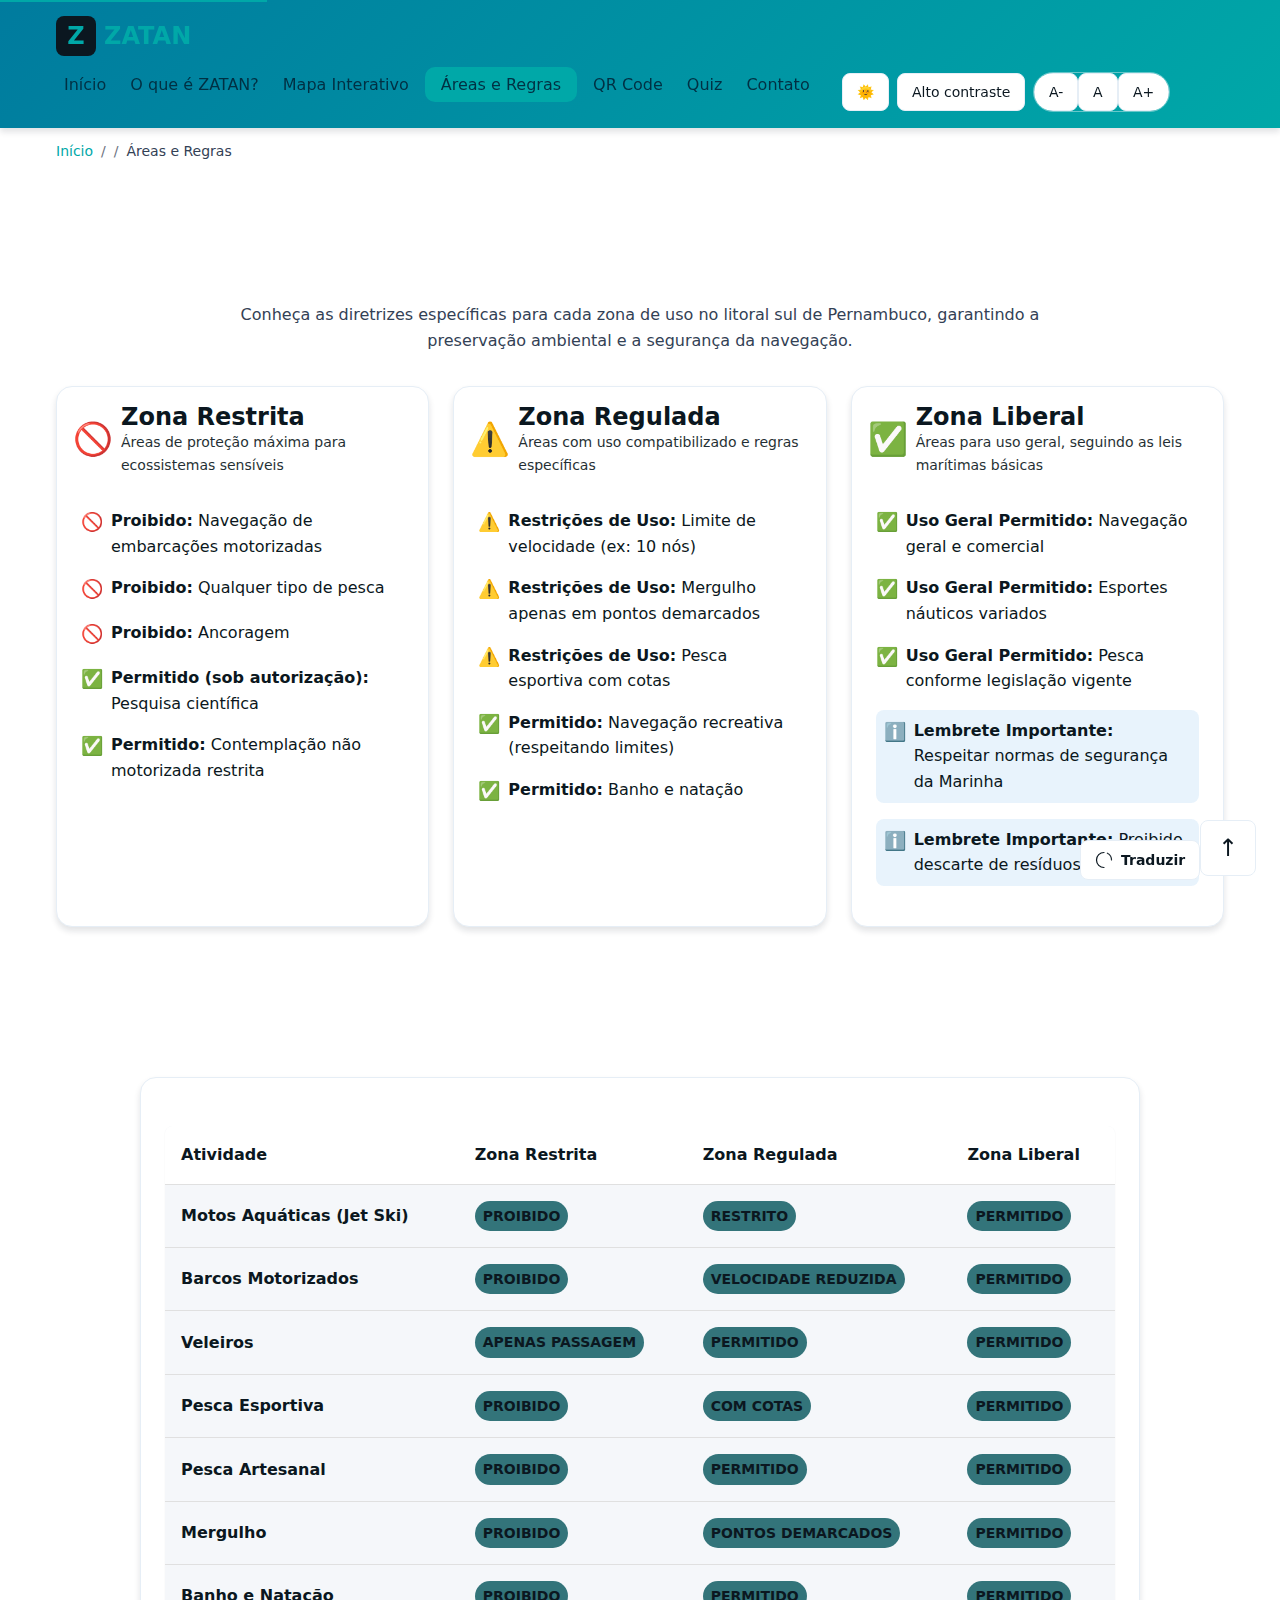
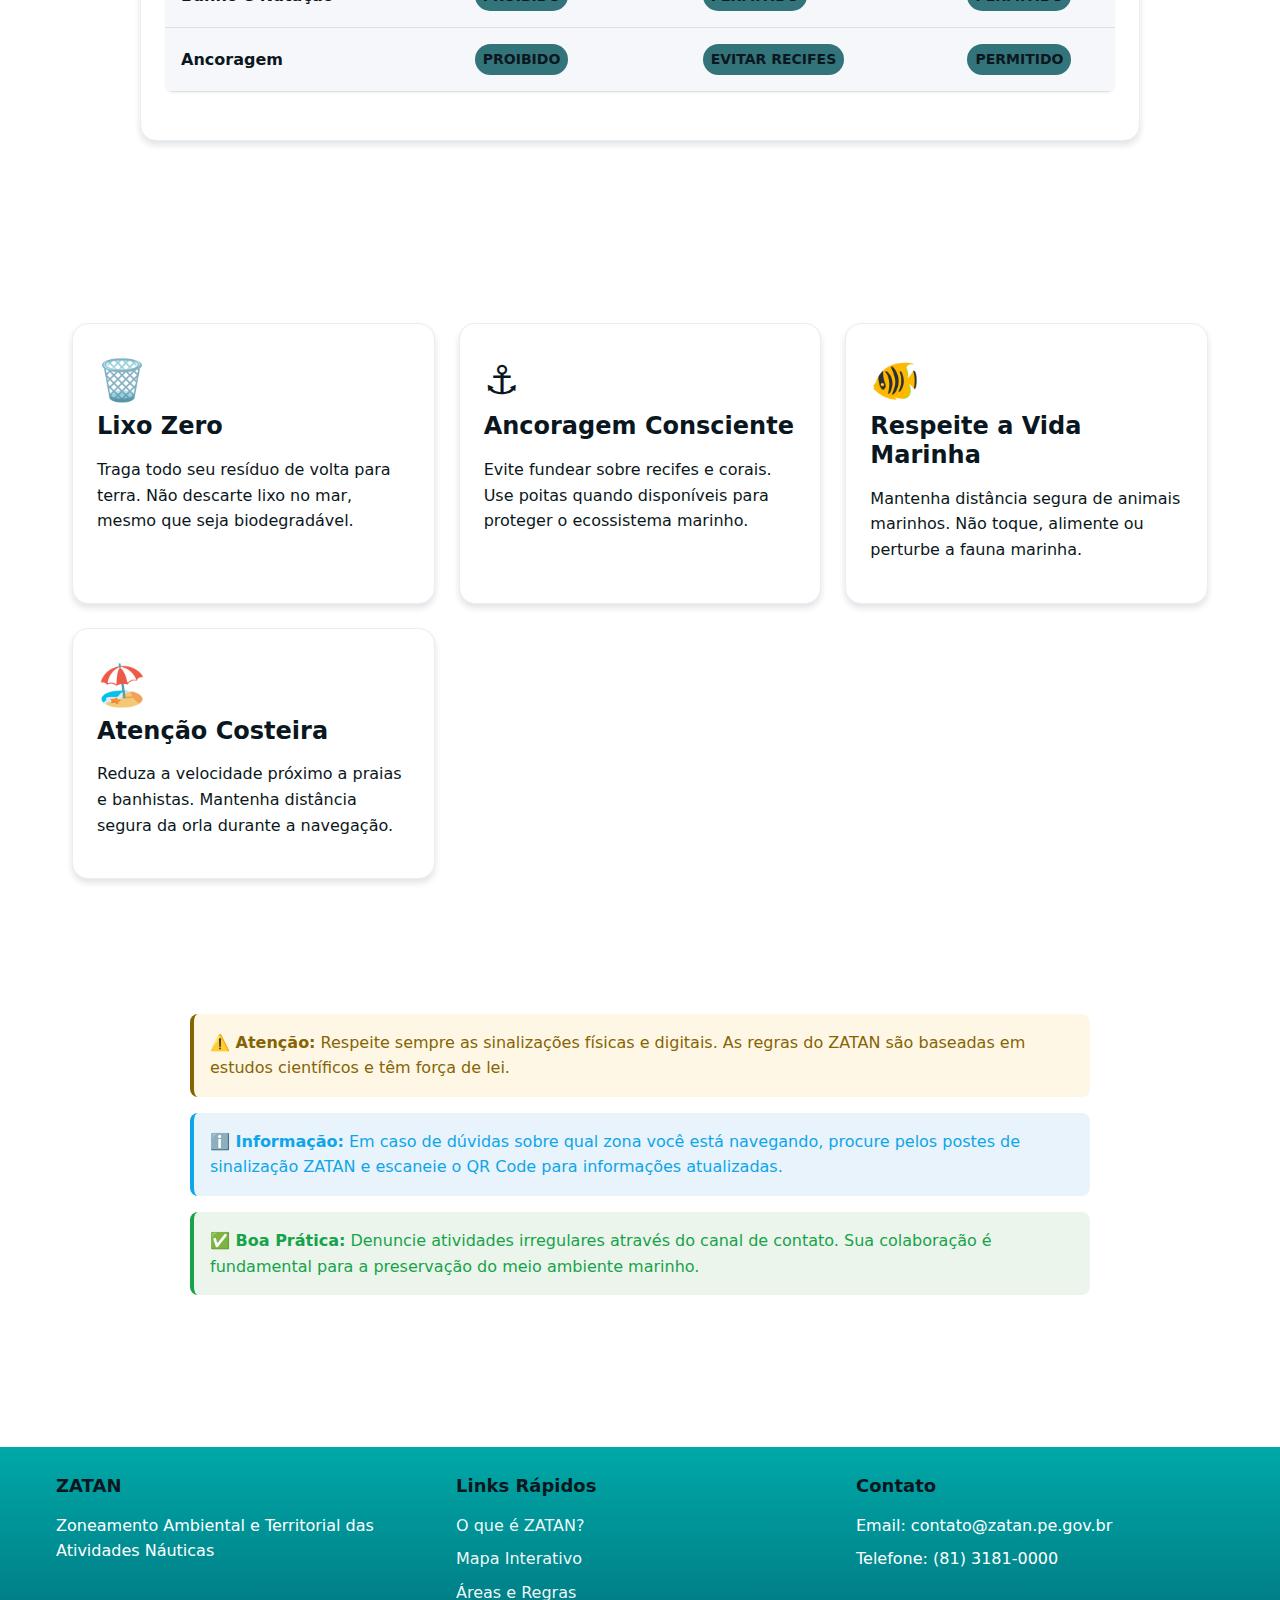
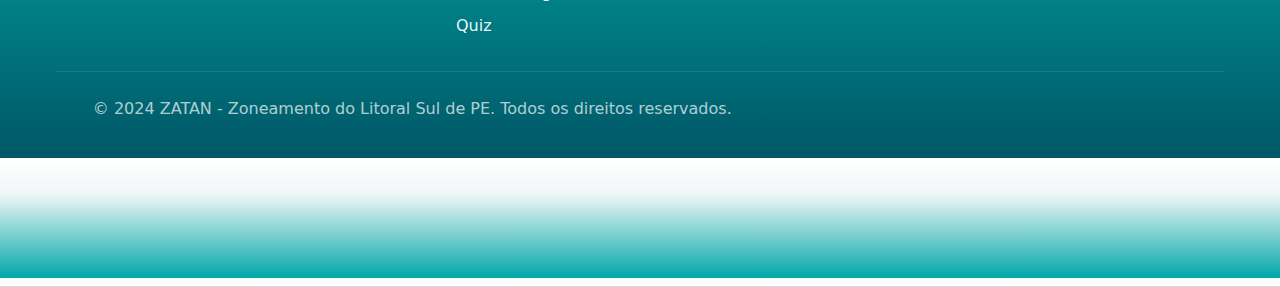
<file: areas-regras.html>
<!DOCTYPE html>

<html lang="pt-BR">

<head>
<link rel="stylesheet" href="assets/css/themes-light.css" id="lightTheme">

  <meta charset="UTF-8">

  <meta name="viewport" content="width=device-width, initial-scale=1.0">

  <meta name="description" content="Áreas e Regras do ZATAN - Conheça as diretrizes específicas para cada zona de uso no litoral sul de Pernambuco.">

  <title>Áreas e Regras - ZATAN</title>

  

  <link rel="stylesheet" href="assets/css/themes.css">

  <link rel="stylesheet" href="assets/css/base.css">

  <link rel="stylesheet" href="assets/css/layout.css">

  <link rel="stylesheet" href="assets/css/components.css">

</head>

<body>

  <a href="#main-content" class="skip-link">Pular para o conteúdo principal</a>



  <header class="header">

    <div class="container header__container">

      <a href="index.html" class="header__logo">

        <div class="header__logo-icon">Z</div>

        <span>ZATAN</span>

      </a>

      

      <nav class="nav" role="navigation" aria-label="Navegação principal">

        <button class="menu-toggle" aria-label="Abrir menu" aria-expanded="false">☰</button>

        <ul class="nav__list">

          <li><a href="index.html" class="nav__link" data-i18n="nav.inicio">Início</a></li>

          <li><a href="o-que-e-zatan.html" class="nav__link" data-i18n="nav.oQueE">O que é ZATAN?</a></li>

          <li><a href="mapa-interativo.html" class="nav__link" data-i18n="nav.mapa">Mapa Interativo</a></li>

          <li><a href="areas-regras.html" class="nav__link active" data-i18n="nav.areas">Áreas e Regras</a></li>

          <li><a href="qr-code.html" class="nav__link" data-i18n="nav.qrCode">QR Code</a></li>

          <li><a href="quiz.html" class="nav__link" data-i18n="nav.quiz">Quiz</a></li>

          <li><a href="contato.html" class="nav__link" data-i18n="nav.contato">Contato</a></li>

        
<div class="nav__a11y-tools" aria-label="Configurações de acessibilidade">
  <button class="theme-toggle" type="button" aria-label="Alternar entre tema claro e escuro">
    🌞/🌙
  </button>
  <button class="contrast-toggle" type="button" aria-pressed="false">
    Alto contraste
  </button>
  <div class="font-size-controls" role="group" aria-label="Ajustar tamanho da fonte">
    <button type="button" class="font-size-btn font-size-decrease" aria-label="Diminuir tamanho da fonte">A-</button>
    <button type="button" class="font-size-btn font-size-reset" aria-label="Tamanho padrão da fonte">A</button>
    <button type="button" class="font-size-btn font-size-increase" aria-label="Aumentar tamanho da fonte">A+</button>
  </div>
</div>


      </nav>

    </div>

  </header>



  <nav class="breadcrumb" aria-label="breadcrumb">

    <div class="container">

      <ul class="breadcrumb__list">

        <li class="breadcrumb__item">

          <a href="index.html" class="breadcrumb__link" data-i18n="common.inicio">Início</a>

        </li>

        <li class="breadcrumb__item">Áreas e Regras</li>

      </ul>

    </div>

  </div>



  <main id="main-content" class="main">

    <section class="section">

      <div class="container">

        <h1 class="section__title">Áreas e Regras do ZATAN</h1>

        <p class="section__subtitle">

          Conheça as diretrizes específicas para cada zona de uso no litoral sul de Pernambuco, 

          garantindo a preservação ambiental e a segurança da navegação.

        </p>



        <!-- Cards de Zona -->

        <div class="cards-grid" style="margin-top: 2rem;">

          <!-- Zona Restrita -->

          <div class="card zone-card zone-card--restricted">

            <div class="zone-card__header">

              <span class="zone-card__icon">🚫</span>

              <div>

                <h3 class="card__title" style="margin: 0; color: inherit;">Zona Restrita</h3>

                <p class="card__subtitle" style="margin: 0; color: inherit; opacity: 0.9;">

                  Áreas de proteção máxima para ecossistemas sensíveis

                </p>

              </div>

            </div>

            <div class="card__body">

              <div class="zone-card__rules">

                <div class="zone-rule zone-rule--prohibited">

                  <span class="zone-rule__icon">🚫</span>

                  <div>

                    <strong>Proibido:</strong> Navegação de embarcações motorizadas

                  </div>

                </div>

                <div class="zone-rule zone-rule--prohibited">

                  <span class="zone-rule__icon">🚫</span>

                  <div>

                    <strong>Proibido:</strong> Qualquer tipo de pesca

                  </div>

                </div>

                <div class="zone-rule zone-rule--prohibited">

                  <span class="zone-rule__icon">🚫</span>

                  <div>

                    <strong>Proibido:</strong> Ancoragem

                  </div>

                </div>

                <div class="zone-rule zone-rule--allowed">

                  <span class="zone-rule__icon">✅</span>

                  <div>

                    <strong>Permitido (sob autorização):</strong> Pesquisa científica

                  </div>

                </div>

                <div class="zone-rule zone-rule--allowed">

                  <span class="zone-rule__icon">✅</span>

                  <div>

                    <strong>Permitido:</strong> Contemplação não motorizada restrita

                  </div>

                </div>

              </div>

            </div>

          </div>



          <!-- Zona Regulada -->

          <div class="card zone-card zone-card--regulated">

            <div class="zone-card__header">

              <span class="zone-card__icon">⚠️</span>

              <div>

                <h3 class="card__title" style="margin: 0; color: inherit;">Zona Regulada</h3>

                <p class="card__subtitle" style="margin: 0; color: inherit; opacity: 0.9;">

                  Áreas com uso compatibilizado e regras específicas

                </p>

              </div>

            </div>

            <div class="card__body">

              <div class="zone-card__rules">

                <div class="zone-rule zone-rule--restricted">

                  <span class="zone-rule__icon">⚠️</span>

                  <div>

                    <strong>Restrições de Uso:</strong> Limite de velocidade (ex: 10 nós)

                  </div>

                </div>

                <div class="zone-rule zone-rule--restricted">

                  <span class="zone-rule__icon">⚠️</span>

                  <div>

                    <strong>Restrições de Uso:</strong> Mergulho apenas em pontos demarcados

                  </div>

                </div>

                <div class="zone-rule zone-rule--restricted">

                  <span class="zone-rule__icon">⚠️</span>

                  <div>

                    <strong>Restrições de Uso:</strong> Pesca esportiva com cotas

                  </div>

                </div>

                <div class="zone-rule zone-rule--allowed">

                  <span class="zone-rule__icon">✅</span>

                  <div>

                    <strong>Permitido:</strong> Navegação recreativa (respeitando limites)

                  </div>

                </div>

                <div class="zone-rule zone-rule--allowed">

                  <span class="zone-rule__icon">✅</span>

                  <div>

                    <strong>Permitido:</strong> Banho e natação

                  </div>

                </div>

              </div>

            </div>

          </div>



          <!-- Zona Liberal -->

          <div class="card zone-card zone-card--liberal">

            <div class="zone-card__header">

              <span class="zone-card__icon">✅</span>

              <div>

                <h3 class="card__title" style="margin: 0; color: inherit;">Zona Liberal</h3>

                <p class="card__subtitle" style="margin: 0; color: inherit; opacity: 0.9;">

                  Áreas para uso geral, seguindo as leis marítimas básicas

                </p>

              </div>

            </div>

            <div class="card__body">

              <div class="zone-card__rules">

                <div class="zone-rule zone-rule--allowed">

                  <span class="zone-rule__icon">✅</span>

                  <div>

                    <strong>Uso Geral Permitido:</strong> Navegação geral e comercial

                  </div>

                </div>

                <div class="zone-rule zone-rule--allowed">

                  <span class="zone-rule__icon">✅</span>

                  <div>

                    <strong>Uso Geral Permitido:</strong> Esportes náuticos variados

                  </div>

                </div>

                <div class="zone-rule zone-rule--allowed">

                  <span class="zone-rule__icon">✅</span>

                  <div>

                    <strong>Uso Geral Permitido:</strong> Pesca conforme legislação vigente

                  </div>

                </div>

                <div class="zone-rule" style="background: rgba(30, 136, 229, 0.1); padding: 0.5rem; border-radius: 0.5rem;">

                  <span class="zone-rule__icon">ℹ️</span>

                  <div>

                    <strong>Lembrete Importante:</strong> Respeitar normas de segurança da Marinha

                  </div>

                </div>

                <div class="zone-rule" style="background: rgba(30, 136, 229, 0.1); padding: 0.5rem; border-radius: 0.5rem;">

                  <span class="zone-rule__icon">ℹ️</span>

                  <div>

                    <strong>Lembrete Importante:</strong> Proibido descarte de resíduos no mar

                  </div>

                </div>

              </div>

            </div>

          </div>

        </div>



        <!-- Tabela de Regras por Atividade -->

        <div class="section" style="margin-top: 3rem;">

          <h2 class="section__title">Regras por Tipo de Atividade</h2>

          <div class="card" style="max-width: 1000px; margin: 2rem auto 0; overflow-x: auto;">

            <div class="card__body">

              <table class="table">

                <thead>

                  <tr>

                    <th>Atividade</th>

                    <th>Zona Restrita</th>

                    <th>Zona Regulada</th>

                    <th>Zona Liberal</th>

                  </tr>

                </thead>

                <tbody>

                  <tr>

                    <td><strong>Motos Aquáticas (Jet Ski)</strong></td>

                    <td><span class="badge badge--error">Proibido</span></td>

                    <td><span class="badge badge--warning">Restrito</span></td>

                    <td><span class="badge badge--success">Permitido</span></td>

                  </tr>

                  <tr>

                    <td><strong>Barcos Motorizados</strong></td>

                    <td><span class="badge badge--error">Proibido</span></td>

                    <td><span class="badge badge--warning">Velocidade reduzida</span></td>

                    <td><span class="badge badge--success">Permitido</span></td>

                  </tr>

                  <tr>

                    <td><strong>Veleiros</strong></td>

                    <td><span class="badge badge--warning">Apenas passagem</span></td>

                    <td><span class="badge badge--success">Permitido</span></td>

                    <td><span class="badge badge--success">Permitido</span></td>

                  </tr>

                  <tr>

                    <td><strong>Pesca Esportiva</strong></td>

                    <td><span class="badge badge--error">Proibido</span></td>

                    <td><span class="badge badge--warning">Com cotas</span></td>

                    <td><span class="badge badge--success">Permitido</span></td>

                  </tr>

                  <tr>

                    <td><strong>Pesca Artesanal</strong></td>

                    <td><span class="badge badge--error">Proibido</span></td>

                    <td><span class="badge badge--success">Permitido</span></td>

                    <td><span class="badge badge--success">Permitido</span></td>

                  </tr>

                  <tr>

                    <td><strong>Mergulho</strong></td>

                    <td><span class="badge badge--error">Proibido</span></td>

                    <td><span class="badge badge--warning">Pontos demarcados</span></td>

                    <td><span class="badge badge--success">Permitido</span></td>

                  </tr>

                  <tr>

                    <td><strong>Banho e Natação</strong></td>

                    <td><span class="badge badge--error">Proibido</span></td>

                    <td><span class="badge badge--success">Permitido</span></td>

                    <td><span class="badge badge--success">Permitido</span></td>

                  </tr>

                  <tr>

                    <td><strong>Ancoragem</strong></td>

                    <td><span class="badge badge--error">Proibido</span></td>

                    <td><span class="badge badge--warning">Evitar recifes</span></td>

                    <td><span class="badge badge--success">Permitido</span></td>

                  </tr>

                </tbody>

              </table>

            </div>

          </div>

        </div>



        <!-- Boas Práticas -->

        <section class="section section--alt" style="margin-top: 3rem;">

          <div class="container">

            <h2 class="section__title">Boas Práticas para Navegantes e Visitantes</h2>

            

            <div class="cards-grid" style="margin-top: 2rem;">

              <div class="card">

                <div class="card__header">

                  <span style="font-size: 2.5rem; margin-bottom: 0.5rem;">🗑️</span>

                  <h3 class="card__title">Lixo Zero</h3>

                </div>

                <div class="card__body">

                  <p>Traga todo seu resíduo de volta para terra. Não descarte lixo no mar, mesmo que seja biodegradável.</p>

                </div>

              </div>



              <div class="card">

                <div class="card__header">

                  <span style="font-size: 2.5rem; margin-bottom: 0.5rem;">⚓</span>

                  <h3 class="card__title">Ancoragem Consciente</h3>

                </div>

                <div class="card__body">

                  <p>Evite fundear sobre recifes e corais. Use poitas quando disponíveis para proteger o ecossistema marinho.</p>

                </div>

              </div>



              <div class="card">

                <div class="card__header">

                  <span style="font-size: 2.5rem; margin-bottom: 0.5rem;">🐠</span>

                  <h3 class="card__title">Respeite a Vida Marinha</h3>

                </div>

                <div class="card__body">

                  <p>Mantenha distância segura de animais marinhos. Não toque, alimente ou perturbe a fauna marinha.</p>

                </div>

              </div>



              <div class="card">

                <div class="card__header">

                  <span style="font-size: 2.5rem; margin-bottom: 0.5rem;">🏖️</span>

                  <h3 class="card__title">Atenção Costeira</h3>

                </div>

                <div class="card__body">

                  <p>Reduza a velocidade próximo a praias e banhistas. Mantenha distância segura da orla durante a navegação.</p>

                </div>

              </div>

            </div>

          </div>

        </section>



        <!-- Alertas -->

        <section class="section">

          <div class="container">

            <h2 class="section__title">Alertas e Informações Importantes</h2>

            

            <div style="max-width: 900px; margin: 2rem auto 0;">

              <div class="alert alert--warning">

                <strong>⚠️ Atenção:</strong> Respeite sempre as sinalizações físicas e digitais. 

                As regras do ZATAN são baseadas em estudos científicos e têm força de lei.

              </div>



              <div class="alert alert--info">

                <strong>ℹ️ Informação:</strong> Em caso de dúvidas sobre qual zona você está navegando, 

                procure pelos postes de sinalização ZATAN e escaneie o QR Code para informações atualizadas.

              </div>



              <div class="alert alert--success">

                <strong>✅ Boa Prática:</strong> Denuncie atividades irregulares através do canal de contato. 

                Sua colaboração é fundamental para a preservação do meio ambiente marinho.

              </div>

            </div>

          </div>

        </section>

      </div>

    </section>

  </main>



  <footer class="footer">

    <div class="container">

      <div class="footer__container">

        <div>

          <h3 class="footer__section-title">ZATAN</h3>

          <p>Zoneamento Ambiental e Territorial das Atividades Náuticas</p>

        </div>

        <div>

          <h3 class="footer__section-title">Links Rápidos</h3>

          <ul class="footer__list">

            <li><a href="o-que-e-zatan.html" class="footer__link">O que é ZATAN?</a></li>

            <li><a href="mapa-interativo.html" class="footer__link">Mapa Interativo</a></li>

            <li><a href="areas-regras.html" class="footer__link">Áreas e Regras</a></li>

            <li><a href="quiz.html" class="footer__link">Quiz</a></li>

          </ul>

        </div>

        <div>

          <h3 class="footer__section-title">Contato</h3>

          <ul class="footer__list">

            <li>Email: contato@zatan.pe.gov.br</li>

            <li>Telefone: (81) 3181-0000</li>

          </ul>

        </div>

      </div>

      <div class="footer__copyright">

        <p>&copy; 2024 ZATAN - Zoneamento do Litoral Sul de PE. Todos os direitos reservados.</p>

      </div>

    </div>

  </footer>



  <button class="fab" aria-label="Voltar ao topo" onclick="window.ZATAN.scrollToTop()">↑</button>



  <script src="assets/js/i18n.js"></script>

  <script src="assets/js/menu.js"></script>
  <script src="assets/js/theme-toggle.js"></script>
  <script src="assets/js/main.js"></script>


<!-- Google Translate Widget (injected by ChatGPT) -->
<style>
/* Widget styles (scoped) */
.translate-widget{position:fixed;right:120px;bottom:20px;z-index:9999;font-family:Inter,system-ui,-apple-system,"Segoe UI",Roboto,"Helvetica Neue",Arial;-webkit-font-smoothing:antialiased;-moz-osx-font-smoothing:grayscale}
.translate-button{display:flex;align-items:center;gap:8px;background:linear-gradient(135deg,#1e88e5,#42a5f5);color:#fff;border-radius:12px;padding:10px 14px;box-shadow:0 6px 18px rgba(30,136,229,0.18),0 2px 6px rgba(0,0,0,0.12);cursor:pointer;border:0;font-weight:600;font-size:14px}
.translate-button:focus{outline:3px solid rgba(66,165,245,0.25)}
.translate-panel{display:none;margin-top:10px;min-width:220px;background:#fff;border-radius:12px;box-shadow:0 10px 30px rgba(2,6,23,0.12);padding:12px;color:#222}
.translate-panel .goog-te-combo{width:100% !important;padding:8px 10px !important;border-radius:8px !important;border:1px solid #e6eefc !important;background:#fbfdff !important;font-size:14px !important}
.translate-note{font-size:12px;color:#555;margin-top:8px}
.goog-te-banner-frame{display:none !important}
.goog-te-gadget-icon{display:none !important}
.goog-te-combo{color:#111 !important}
@media (max-width:480px){.translate-widget{right:20px;left:12px;bottom:16px}.translate-button{width:100%;justify-content:center}}
</style>

<div class="translate-widget" id="translateWidget">
  <button class="translate-button" id="translateToggle" aria-expanded="false" aria-controls="translatePanel">
    <svg width="18" height="18" viewBox="0 0 24 24" fill="none" aria-hidden="true">
      <path d="M12 2C6.477 2 2 6.477 2 12s4.477 10 10 10" stroke="currentColor" stroke-width="1.6" stroke-linecap="round" stroke-linejoin="round"/>
      <path d="M22 12a10 10 0 0 0-5.5-9.1" stroke="currentColor" stroke-width="1.6" stroke-linecap="round" stroke-linejoin="round" opacity="0.9"/>
    </svg>
    <span id="translateButtonLabel">Traduzir</span>
  </button>

  <div class="translate-panel" id="translatePanel" role="region" aria-hidden="true">
    <div id="google_translate_element"></div>
    <div class="translate-note">Tradução automática. Pode não ser perfeita. Para traduções críticas, use conteúdo traduzido manualmente.</div>
  </div>
</div>

<script>
(function(){
  const btn = document.getElementById('translateToggle');
  const panel = document.getElementById('translatePanel');
  btn.addEventListener('click', ()=>{
    const expanded = btn.getAttribute('aria-expanded') === 'true';
    btn.setAttribute('aria-expanded', String(!expanded));
    panel.style.display = expanded ? 'none' : 'block';
    panel.setAttribute('aria-hidden', String(expanded));
  });
})();

function setCookie(name, value, days) {
  let expires = '';
  if (days) {
    const date = new Date();
    date.setTime(date.getTime() + (days*24*60*60*1000));
    expires = '; expires=' + date.toUTCString();
  }
  document.cookie = name + '=' + value + expires + '; path=/';
}

function applySavedLanguage() {
  try {
    const saved = localStorage.getItem('site_language');
    if (saved && saved !== 'pt') {
      setCookie('googtrans', '/pt/' + saved, 365);
      setCookie('googtrans', '/pt/' + saved, 365);
    }
  } catch(e){}
}
applySavedLanguage();

function googleTranslateElementInit() {
  if (typeof google === 'undefined' || !google.translate) return;
  new google.translate.TranslateElement({
    pageLanguage: 'pt',
    includedLanguages: 'en,es,fr,it,de',
    layout: google.translate.TranslateElement.InlineLayout.SIMPLE
  }, 'google_translate_element');
  setTimeout(()=>{
    const combo = document.querySelector('.goog-te-combo');
    if (combo) {
      combo.addEventListener('change', function(){
        const lang = combo.value;
        try{ localStorage.setItem('site_language', lang); }catch(e){}
        setCookie('googtrans','/pt/'+lang,365);
      });
    }
  }, 800);
}

(function(){
  const s = document.createElement('script');
  s.src = '//translate.google.com/translate_a/element.js?cb=googleTranslateElementInit';
  s.defer = true;
  s.onerror = function(){
    const panel = document.getElementById('translatePanel');
    if (panel) {
      panel.innerHTML = '<div style="padding:10px;font-size:13px;color:#333">Não foi possível carregar o widget de tradução automático do Google neste site.\\n\\nConsidere usar Google Cloud Translation API ou serviços como TranslatePress / Weglot.</div>';
    }
  };
  document.head.appendChild(s);
})();
</script>
<!-- End of widget -->
<div class="page-footer-color-end"></div>
</body>

</html>
</file>
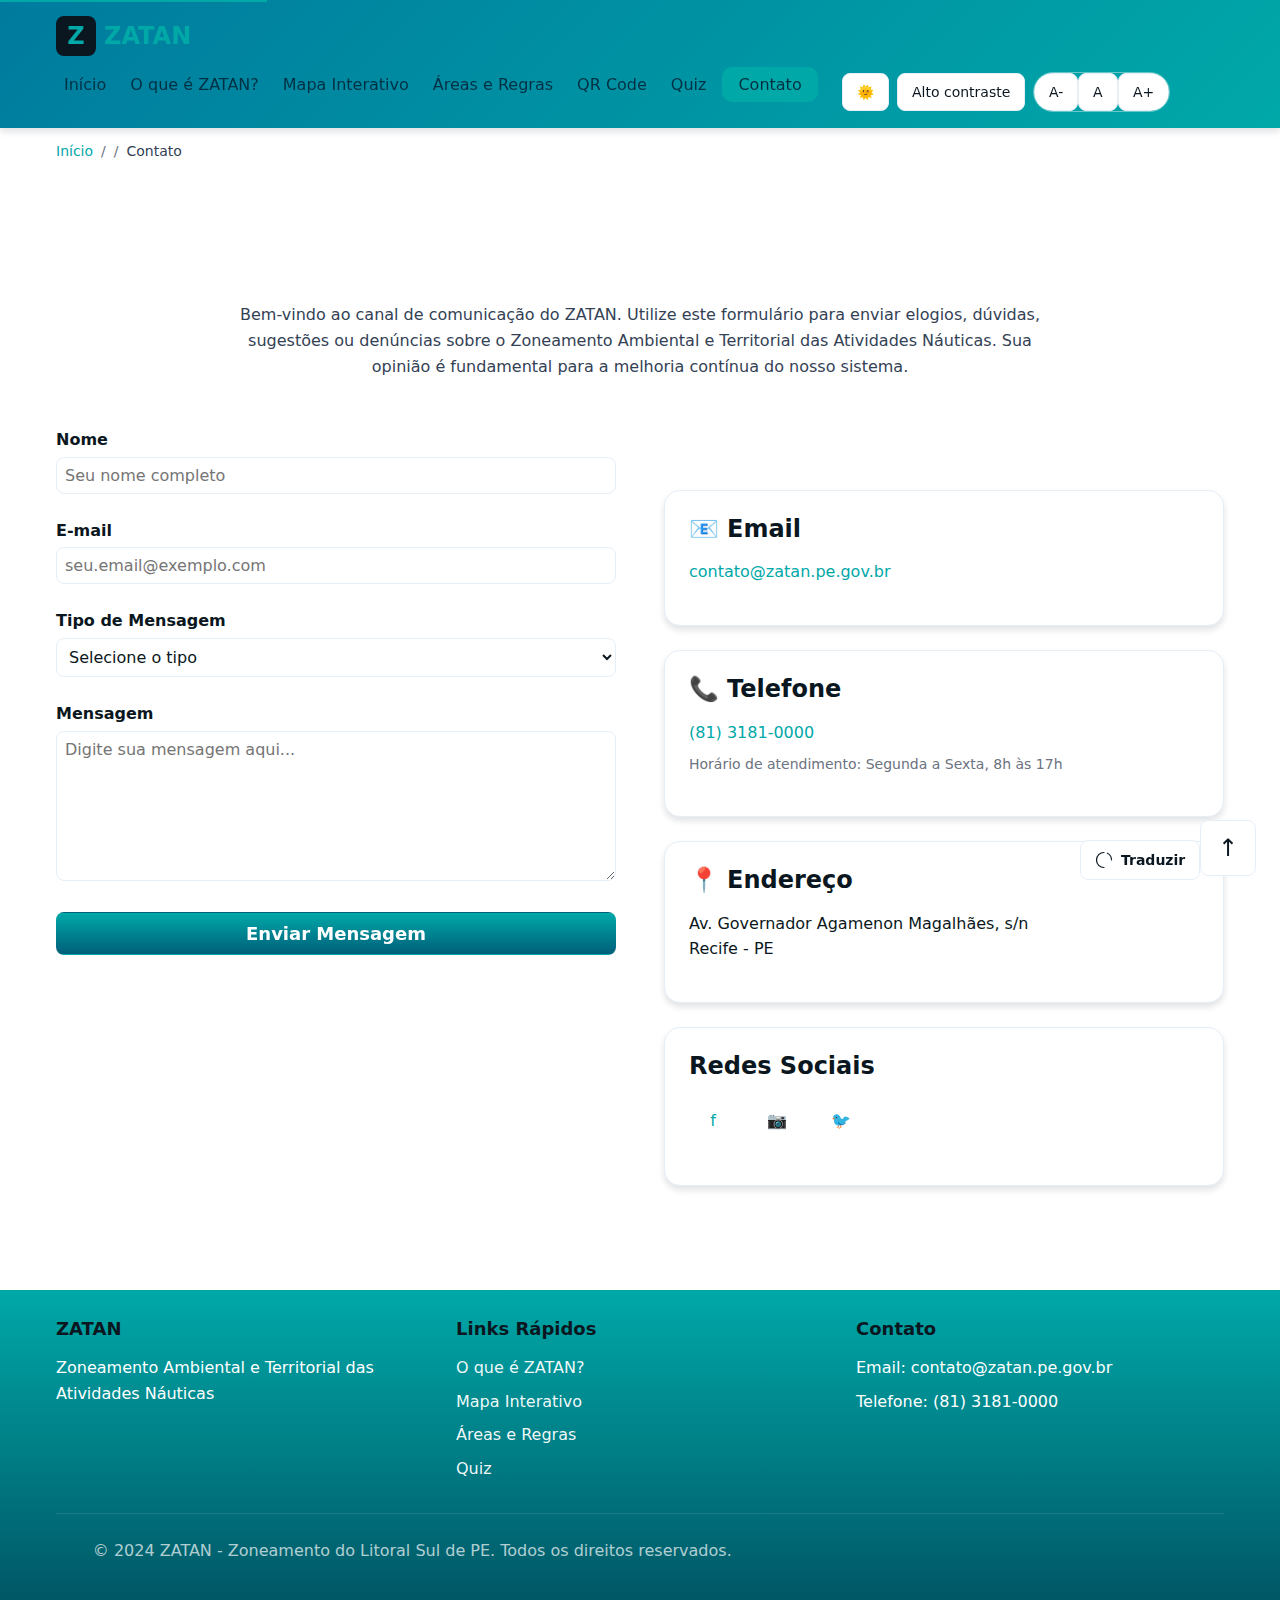
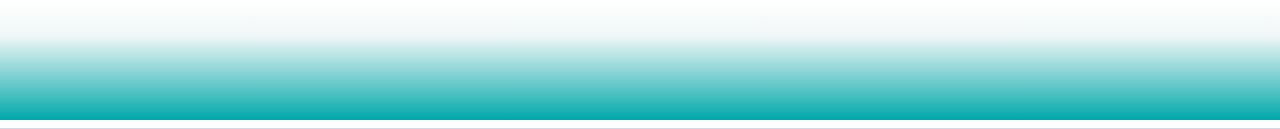
<file: contato.html>
<!DOCTYPE html>

<html lang="pt-BR">

<head>
<link rel="stylesheet" href="assets/css/themes-light.css" id="lightTheme">

  <meta charset="UTF-8">

  <meta name="viewport" content="width=device-width, initial-scale=1.0">

  <meta name="description" content="Contato ZATAN - Envie elogios, dúvidas, sugestões ou denúncias sobre o zoneamento ambiental e territorial das atividades náuticas.">

  <title>Contato/Feedback - ZATAN</title>

  

  <link rel="stylesheet" href="assets/css/themes.css">

  <link rel="stylesheet" href="assets/css/base.css">

  <link rel="stylesheet" href="assets/css/layout.css">

  <link rel="stylesheet" href="assets/css/components.css">

</head>

<body>

  <a href="#main-content" class="skip-link">Pular para o conteúdo principal</a>



  <header class="header">

    <div class="container header__container">

      <a href="index.html" class="header__logo">

        <div class="header__logo-icon">Z</div>

        <span>ZATAN</span>

      </a>

      

      <nav class="nav" role="navigation" aria-label="Navegação principal">

        <button class="menu-toggle" aria-label="Abrir menu" aria-expanded="false">☰</button>

        <ul class="nav__list">

          <li><a href="index.html" class="nav__link" data-i18n="nav.inicio">Início</a></li>

          <li><a href="o-que-e-zatan.html" class="nav__link" data-i18n="nav.oQueE">O que é ZATAN?</a></li>

          <li><a href="mapa-interativo.html" class="nav__link" data-i18n="nav.mapa">Mapa Interativo</a></li>

          <li><a href="areas-regras.html" class="nav__link" data-i18n="nav.areas">Áreas e Regras</a></li>

          <li><a href="qr-code.html" class="nav__link" data-i18n="nav.qrCode">QR Code</a></li>

          <li><a href="quiz.html" class="nav__link" data-i18n="nav.quiz">Quiz</a></li>

          <li><a href="contato.html" class="nav__link active" data-i18n="nav.contato">Contato</a></li>

        
<div class="nav__a11y-tools" aria-label="Configurações de acessibilidade">
  <button class="theme-toggle" type="button" aria-label="Alternar entre tema claro e escuro">
    🌞/🌙
  </button>
  <button class="contrast-toggle" type="button" aria-pressed="false">
    Alto contraste
  </button>
  <div class="font-size-controls" role="group" aria-label="Ajustar tamanho da fonte">
    <button type="button" class="font-size-btn font-size-decrease" aria-label="Diminuir tamanho da fonte">A-</button>
    <button type="button" class="font-size-btn font-size-reset" aria-label="Tamanho padrão da fonte">A</button>
    <button type="button" class="font-size-btn font-size-increase" aria-label="Aumentar tamanho da fonte">A+</button>
  </div>
</div>


      </nav>

    </div>

  </header>



  <nav class="breadcrumb" aria-label="breadcrumb">

    <div class="container">

      <ul class="breadcrumb__list">

        <li class="breadcrumb__item">

          <a href="index.html" class="breadcrumb__link" data-i18n="common.inicio">Início</a>

        </li>

        <li class="breadcrumb__item">Contato</li>

      </ul>

    </div>

  </div>



  <main id="main-content" class="main">

    <section class="section">

      <div class="container">

        <h1 class="section__title">Contato/Feedback</h1>

        <p class="section__subtitle">

          Bem-vindo ao canal de comunicação do ZATAN. Utilize este formulário para enviar elogios, 

          dúvidas, sugestões ou denúncias sobre o Zoneamento Ambiental e Territorial das Atividades 

          Náuticas. Sua opinião é fundamental para a melhoria contínua do nosso sistema.

        </p>



        <style>

          @media (min-width: 768px) {

            .contact-grid {

              grid-template-columns: 1fr 1fr !important;

            }

          }

        </style>

        <div class="contact-grid" style="display: grid; grid-template-columns: 1fr; gap: 3rem; margin-top: 3rem;">

          <!-- Formulário -->

          <div>

            <form class="form" id="contact-form">

              <div class="form__success"></div>

              

              <div class="form__group">

                <label for="nome" class="form__label">Nome</label>

                <input 

                  type="text" 

                  id="nome" 

                  name="nome" 

                  class="form__input" 

                  required

                  placeholder="Seu nome completo"

                >

                <span class="form__error"></span>

              </div>



              <div class="form__group">

                <label for="email" class="form__label">E-mail</label>

                <input 

                  type="email" 

                  id="email" 

                  name="email" 

                  class="form__input" 

                  required

                  placeholder="seu.email@exemplo.com"

                >

                <span class="form__error"></span>

              </div>



              <div class="form__group">

                <label for="tipo" class="form__label">Tipo de Mensagem</label>

                <select id="tipo" name="tipo" class="form__select" required>

                  <option value="">Selecione o tipo</option>

                  <option value="elogio">Elogio</option>

                  <option value="duvida">Dúvida</option>

                  <option value="sugestao">Sugestão</option>

                  <option value="denuncia">Denúncia</option>

                </select>

                <span class="form__error"></span>

              </div>



              <div class="form__group">

                <label for="mensagem" class="form__label">Mensagem</label>

                <textarea 

                  id="mensagem" 

                  name="mensagem" 

                  class="form__textarea" 

                  required

                  placeholder="Digite sua mensagem aqui..."

                ></textarea>

                <span class="form__error"></span>

              </div>



              <button type="submit" class="btn btn--primary btn--block btn--large">

                Enviar Mensagem

              </button>

            </form>

          </div>



          <!-- Outros Canais -->

          <div>

            <h2 style="margin-bottom: 1.5rem; color: var(--color-text-primary);">

              Outros Canais de Atendimento

            </h2>

            

            <div class="card" style="margin-bottom: 1.5rem;">

              <div class="card__body">

                <h3 style="margin-bottom: 1rem; display: flex; align-items: center; gap: 0.5rem;">

                  <span>📧</span> Email

                </h3>

                <p style="margin: 0;">

                  <a href="mailto:contato@zatan.pe.gov.br" style="color: var(--color-primary);">

                    contato@zatan.pe.gov.br

                  </a>

                </p>

              </div>

            </div>



            <div class="card" style="margin-bottom: 1.5rem;">

              <div class="card__body">

                <h3 style="margin-bottom: 1rem; display: flex; align-items: center; gap: 0.5rem;">

                  <span>📞</span> Telefone

                </h3>

                <p style="margin: 0;">

                  <a href="tel:+558131810000" style="color: var(--color-primary);">

                    (81) 3181-0000

                  </a>

                </p>

                <p style="margin-top: 0.5rem; font-size: 0.875rem; color: var(--color-text-muted);">

                  Horário de atendimento: Segunda a Sexta, 8h às 17h

                </p>

              </div>

            </div>



            <div class="card" style="margin-bottom: 1.5rem;">

              <div class="card__body">

                <h3 style="margin-bottom: 1rem; display: flex; align-items: center; gap: 0.5rem;">

                  <span>📍</span> Endereço

                </h3>

                <p style="margin: 0;">

                  Av. Governador Agamenon Magalhães, s/n<br>

                  Recife - PE

                </p>

              </div>

            </div>



            <div class="card">

              <div class="card__body">

                <h3 style="margin-bottom: 1rem;">Redes Sociais</h3>

                <div style="display: flex; gap: 1rem;">

                  <a href="#" class="footer__social-link" aria-label="Facebook" style="width: 48px; height: 48px;">

                    f

                  </a>

                  <a href="#" class="footer__social-link" aria-label="Instagram" style="width: 48px; height: 48px;">

                    📷

                  </a>

                  <a href="#" class="footer__social-link" aria-label="Twitter" style="width: 48px; height: 48px;">

                    🐦

                  </a>

                </div>

              </div>

            </div>

          </div>

        </div>

      </div>

    </section>

  </main>



  <footer class="footer">

    <div class="container">

      <div class="footer__container">

        <div>

          <h3 class="footer__section-title">ZATAN</h3>

          <p>Zoneamento Ambiental e Territorial das Atividades Náuticas</p>

        </div>

        <div>

          <h3 class="footer__section-title">Links Rápidos</h3>

          <ul class="footer__list">

            <li><a href="o-que-e-zatan.html" class="footer__link">O que é ZATAN?</a></li>

            <li><a href="mapa-interativo.html" class="footer__link">Mapa Interativo</a></li>

            <li><a href="areas-regras.html" class="footer__link">Áreas e Regras</a></li>

            <li><a href="quiz.html" class="footer__link">Quiz</a></li>

          </ul>

        </div>

        <div>

          <h3 class="footer__section-title">Contato</h3>

          <ul class="footer__list">

            <li>Email: contato@zatan.pe.gov.br</li>

            <li>Telefone: (81) 3181-0000</li>

          </ul>

        </div>

      </div>

      <div class="footer__copyright">

        <p>&copy; 2024 ZATAN - Zoneamento do Litoral Sul de PE. Todos os direitos reservados.</p>

      </div>

    </div>

  </footer>



  <button class="fab" aria-label="Voltar ao topo" onclick="window.ZATAN.scrollToTop()">↑</button>



  <script src="assets/js/i18n.js"></script>

  <script src="assets/js/menu.js"></script>
  <script src="assets/js/theme-toggle.js"></script>
  <script src="assets/js/main.js"></script>


<!-- Google Translate Widget (injected by ChatGPT) -->
<style>
/* Widget styles (scoped) */
.translate-widget{position:fixed;right:120px;bottom:20px;z-index:9999;font-family:Inter,system-ui,-apple-system,"Segoe UI",Roboto,"Helvetica Neue",Arial;-webkit-font-smoothing:antialiased;-moz-osx-font-smoothing:grayscale}
.translate-button{display:flex;align-items:center;gap:8px;background:linear-gradient(135deg,#1e88e5,#42a5f5);color:#fff;border-radius:12px;padding:10px 14px;box-shadow:0 6px 18px rgba(30,136,229,0.18),0 2px 6px rgba(0,0,0,0.12);cursor:pointer;border:0;font-weight:600;font-size:14px}
.translate-button:focus{outline:3px solid rgba(66,165,245,0.25)}
.translate-panel{display:none;margin-top:10px;min-width:220px;background:#fff;border-radius:12px;box-shadow:0 10px 30px rgba(2,6,23,0.12);padding:12px;color:#222}
.translate-panel .goog-te-combo{width:100% !important;padding:8px 10px !important;border-radius:8px !important;border:1px solid #e6eefc !important;background:#fbfdff !important;font-size:14px !important}
.translate-note{font-size:12px;color:#555;margin-top:8px}
.goog-te-banner-frame{display:none !important}
.goog-te-gadget-icon{display:none !important}
.goog-te-combo{color:#111 !important}
@media (max-width:480px){.translate-widget{right:20px;left:12px;bottom:16px}.translate-button{width:100%;justify-content:center}}
</style>

<div class="translate-widget" id="translateWidget">
  <button class="translate-button" id="translateToggle" aria-expanded="false" aria-controls="translatePanel">
    <svg width="18" height="18" viewBox="0 0 24 24" fill="none" aria-hidden="true">
      <path d="M12 2C6.477 2 2 6.477 2 12s4.477 10 10 10" stroke="currentColor" stroke-width="1.6" stroke-linecap="round" stroke-linejoin="round"/>
      <path d="M22 12a10 10 0 0 0-5.5-9.1" stroke="currentColor" stroke-width="1.6" stroke-linecap="round" stroke-linejoin="round" opacity="0.9"/>
    </svg>
    <span id="translateButtonLabel">Traduzir</span>
  </button>

  <div class="translate-panel" id="translatePanel" role="region" aria-hidden="true">
    <div id="google_translate_element"></div>
    <div class="translate-note">Tradução automática. Pode não ser perfeita. Para traduções críticas, use conteúdo traduzido manualmente.</div>
  </div>
</div>

<script>
(function(){
  const btn = document.getElementById('translateToggle');
  const panel = document.getElementById('translatePanel');
  btn.addEventListener('click', ()=>{
    const expanded = btn.getAttribute('aria-expanded') === 'true';
    btn.setAttribute('aria-expanded', String(!expanded));
    panel.style.display = expanded ? 'none' : 'block';
    panel.setAttribute('aria-hidden', String(expanded));
  });
})();

function setCookie(name, value, days) {
  let expires = '';
  if (days) {
    const date = new Date();
    date.setTime(date.getTime() + (days*24*60*60*1000));
    expires = '; expires=' + date.toUTCString();
  }
  document.cookie = name + '=' + value + expires + '; path=/';
}

function applySavedLanguage() {
  try {
    const saved = localStorage.getItem('site_language');
    if (saved && saved !== 'pt') {
      setCookie('googtrans', '/pt/' + saved, 365);
      setCookie('googtrans', '/pt/' + saved, 365);
    }
  } catch(e){}
}
applySavedLanguage();

function googleTranslateElementInit() {
  if (typeof google === 'undefined' || !google.translate) return;
  new google.translate.TranslateElement({
    pageLanguage: 'pt',
    includedLanguages: 'en,es,fr,it,de',
    layout: google.translate.TranslateElement.InlineLayout.SIMPLE
  }, 'google_translate_element');
  setTimeout(()=>{
    const combo = document.querySelector('.goog-te-combo');
    if (combo) {
      combo.addEventListener('change', function(){
        const lang = combo.value;
        try{ localStorage.setItem('site_language', lang); }catch(e){}
        setCookie('googtrans','/pt/'+lang,365);
      });
    }
  }, 800);
}

(function(){
  const s = document.createElement('script');
  s.src = '//translate.google.com/translate_a/element.js?cb=googleTranslateElementInit';
  s.defer = true;
  s.onerror = function(){
    const panel = document.getElementById('translatePanel');
    if (panel) {
      panel.innerHTML = '<div style="padding:10px;font-size:13px;color:#333">Não foi possível carregar o widget de tradução automático do Google neste site.\\n\\nConsidere usar Google Cloud Translation API ou serviços como TranslatePress / Weglot.</div>';
    }
  };
  document.head.appendChild(s);
})();
</script>
<!-- End of widget -->
<div class="page-footer-color-end"></div>
</body>

</html>
</file>
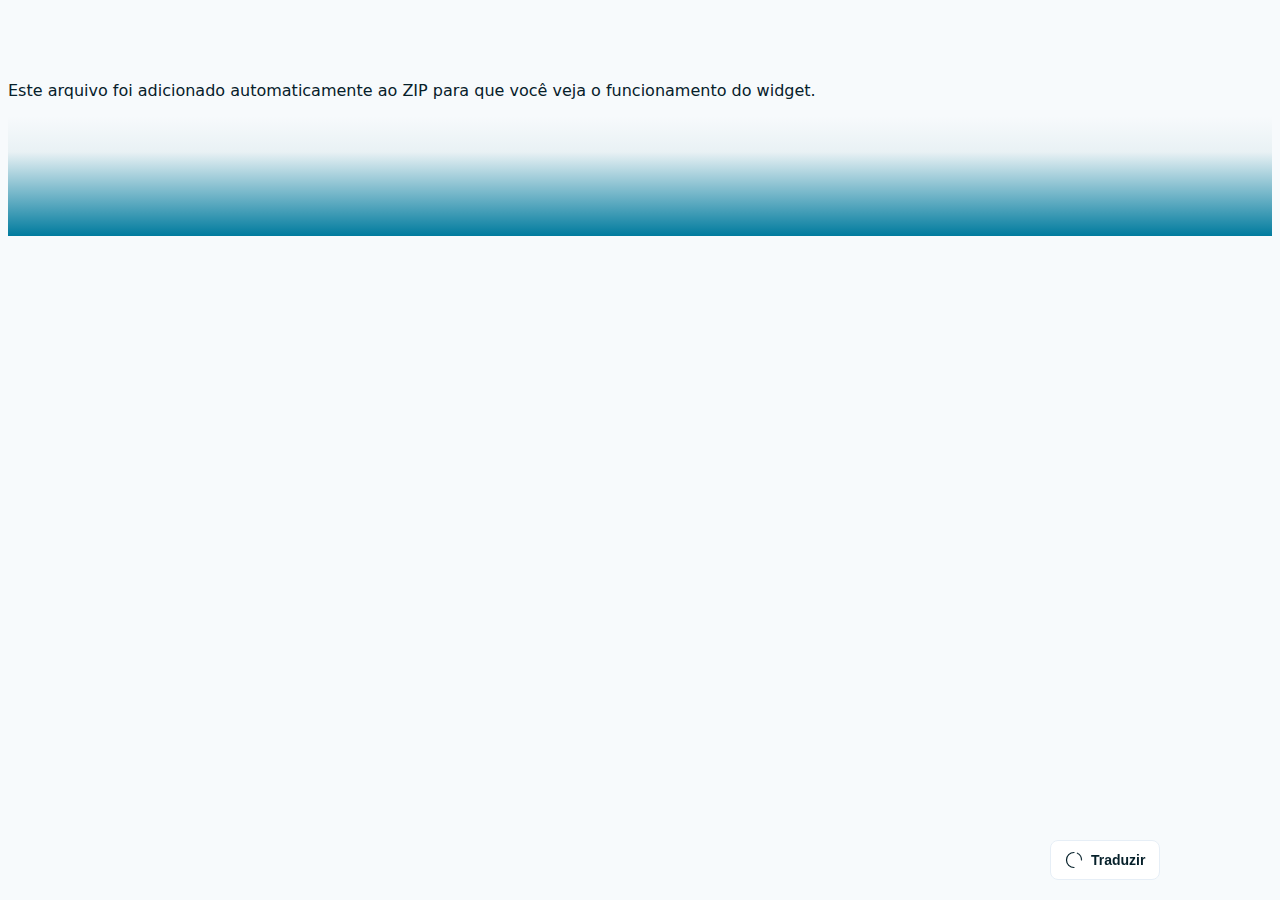
<file: google-translate-widget-example.html>
<!doctype html>
<html lang="pt-BR">
<head>
<link rel="stylesheet" href="assets/css/themes-light.css" id="lightTheme"><meta charset="utf-8"/><meta name="viewport" content="width=device-width,initial-scale=1"/><title>Widget de Tradução — Exemplo</title></head>
<body>
<h1>Exemplo do Widget de Tradução (injetado)</h1>
<p>Este arquivo foi adicionado automaticamente ao ZIP para que você veja o funcionamento do widget.</p>

<!-- Google Translate Widget (injected by ChatGPT) -->
<style>
/* Widget styles (scoped) */
.translate-widget{position:fixed;right:120px;bottom:20px;z-index:9999;font-family:Inter,system-ui,-apple-system,"Segoe UI",Roboto,"Helvetica Neue",Arial;-webkit-font-smoothing:antialiased;-moz-osx-font-smoothing:grayscale}
.translate-button{display:flex;align-items:center;gap:8px;background:linear-gradient(135deg,#1e88e5,#42a5f5);color:#fff;border-radius:12px;padding:10px 14px;box-shadow:0 6px 18px rgba(30,136,229,0.18),0 2px 6px rgba(0,0,0,0.12);cursor:pointer;border:0;font-weight:600;font-size:14px}
.translate-button:focus{outline:3px solid rgba(66,165,245,0.25)}
.translate-panel{display:none;margin-top:10px;min-width:220px;background:#fff;border-radius:12px;box-shadow:0 10px 30px rgba(2,6,23,0.12);padding:12px;color:#222}
.translate-panel .goog-te-combo{width:100% !important;padding:8px 10px !important;border-radius:8px !important;border:1px solid #e6eefc !important;background:#fbfdff !important;font-size:14px !important}
.translate-note{font-size:12px;color:#555;margin-top:8px}
.goog-te-banner-frame{display:none !important}
.goog-te-gadget-icon{display:none !important}
.goog-te-combo{color:#111 !important}
@media (max-width:480px){.translate-widget{right:20px;left:12px;bottom:16px}.translate-button{width:100%;justify-content:center}}
</style>

<div class="translate-widget" id="translateWidget">
  <button class="translate-button" id="translateToggle" aria-expanded="false" aria-controls="translatePanel">
    <svg width="18" height="18" viewBox="0 0 24 24" fill="none" aria-hidden="true">
      <path d="M12 2C6.477 2 2 6.477 2 12s4.477 10 10 10" stroke="currentColor" stroke-width="1.6" stroke-linecap="round" stroke-linejoin="round"/>
      <path d="M22 12a10 10 0 0 0-5.5-9.1" stroke="currentColor" stroke-width="1.6" stroke-linecap="round" stroke-linejoin="round" opacity="0.9"/>
    </svg>
    <span id="translateButtonLabel">Traduzir</span>
  </button>

  <div class="translate-panel" id="translatePanel" role="region" aria-hidden="true">
    <div id="google_translate_element"></div>
    <div class="translate-note">Tradução automática. Pode não ser perfeita. Para traduções críticas, use conteúdo traduzido manualmente.</div>
  </div>
</div>

<script>
(function(){
  const btn = document.getElementById('translateToggle');
  const panel = document.getElementById('translatePanel');
  btn.addEventListener('click', ()=>{
    const expanded = btn.getAttribute('aria-expanded') === 'true';
    btn.setAttribute('aria-expanded', String(!expanded));
    panel.style.display = expanded ? 'none' : 'block';
    panel.setAttribute('aria-hidden', String(expanded));
  });
})();

function setCookie(name, value, days) {
  let expires = '';
  if (days) {
    const date = new Date();
    date.setTime(date.getTime() + (days*24*60*60*1000));
    expires = '; expires=' + date.toUTCString();
  }
  document.cookie = name + '=' + value + expires + '; path=/';
}

function applySavedLanguage() {
  try {
    const saved = localStorage.getItem('site_language');
    if (saved && saved !== 'pt') {
      setCookie('googtrans', '/pt/' + saved, 365);
      setCookie('googtrans', '/pt/' + saved, 365);
    }
  } catch(e){}
}
applySavedLanguage();

function googleTranslateElementInit() {
  if (typeof google === 'undefined' || !google.translate) return;
  new google.translate.TranslateElement({
    pageLanguage: 'pt',
    includedLanguages: 'en,es,fr,it,de',
    layout: google.translate.TranslateElement.InlineLayout.SIMPLE
  }, 'google_translate_element');
  setTimeout(()=>{
    const combo = document.querySelector('.goog-te-combo');
    if (combo) {
      combo.addEventListener('change', function(){
        const lang = combo.value;
        try{ localStorage.setItem('site_language', lang); }catch(e){}
        setCookie('googtrans','/pt/'+lang,365);
      });
    }
  }, 800);
}

(function(){
  const s = document.createElement('script');
  s.src = '//translate.google.com/translate_a/element.js?cb=googleTranslateElementInit';
  s.defer = true;
  s.onerror = function(){
    const panel = document.getElementById('translatePanel');
    if (panel) {
      panel.innerHTML = '<div style="padding:10px;font-size:13px;color:#333">Não foi possível carregar o widget de tradução automático do Google neste site.\\n\\nConsidere usar Google Cloud Translation API ou serviços como TranslatePress / Weglot.</div>';
    }
  };
  document.head.appendChild(s);
})();
</script>
<!-- End of widget -->

<div class="page-footer-color-end"></div>
</body></html>
</file>
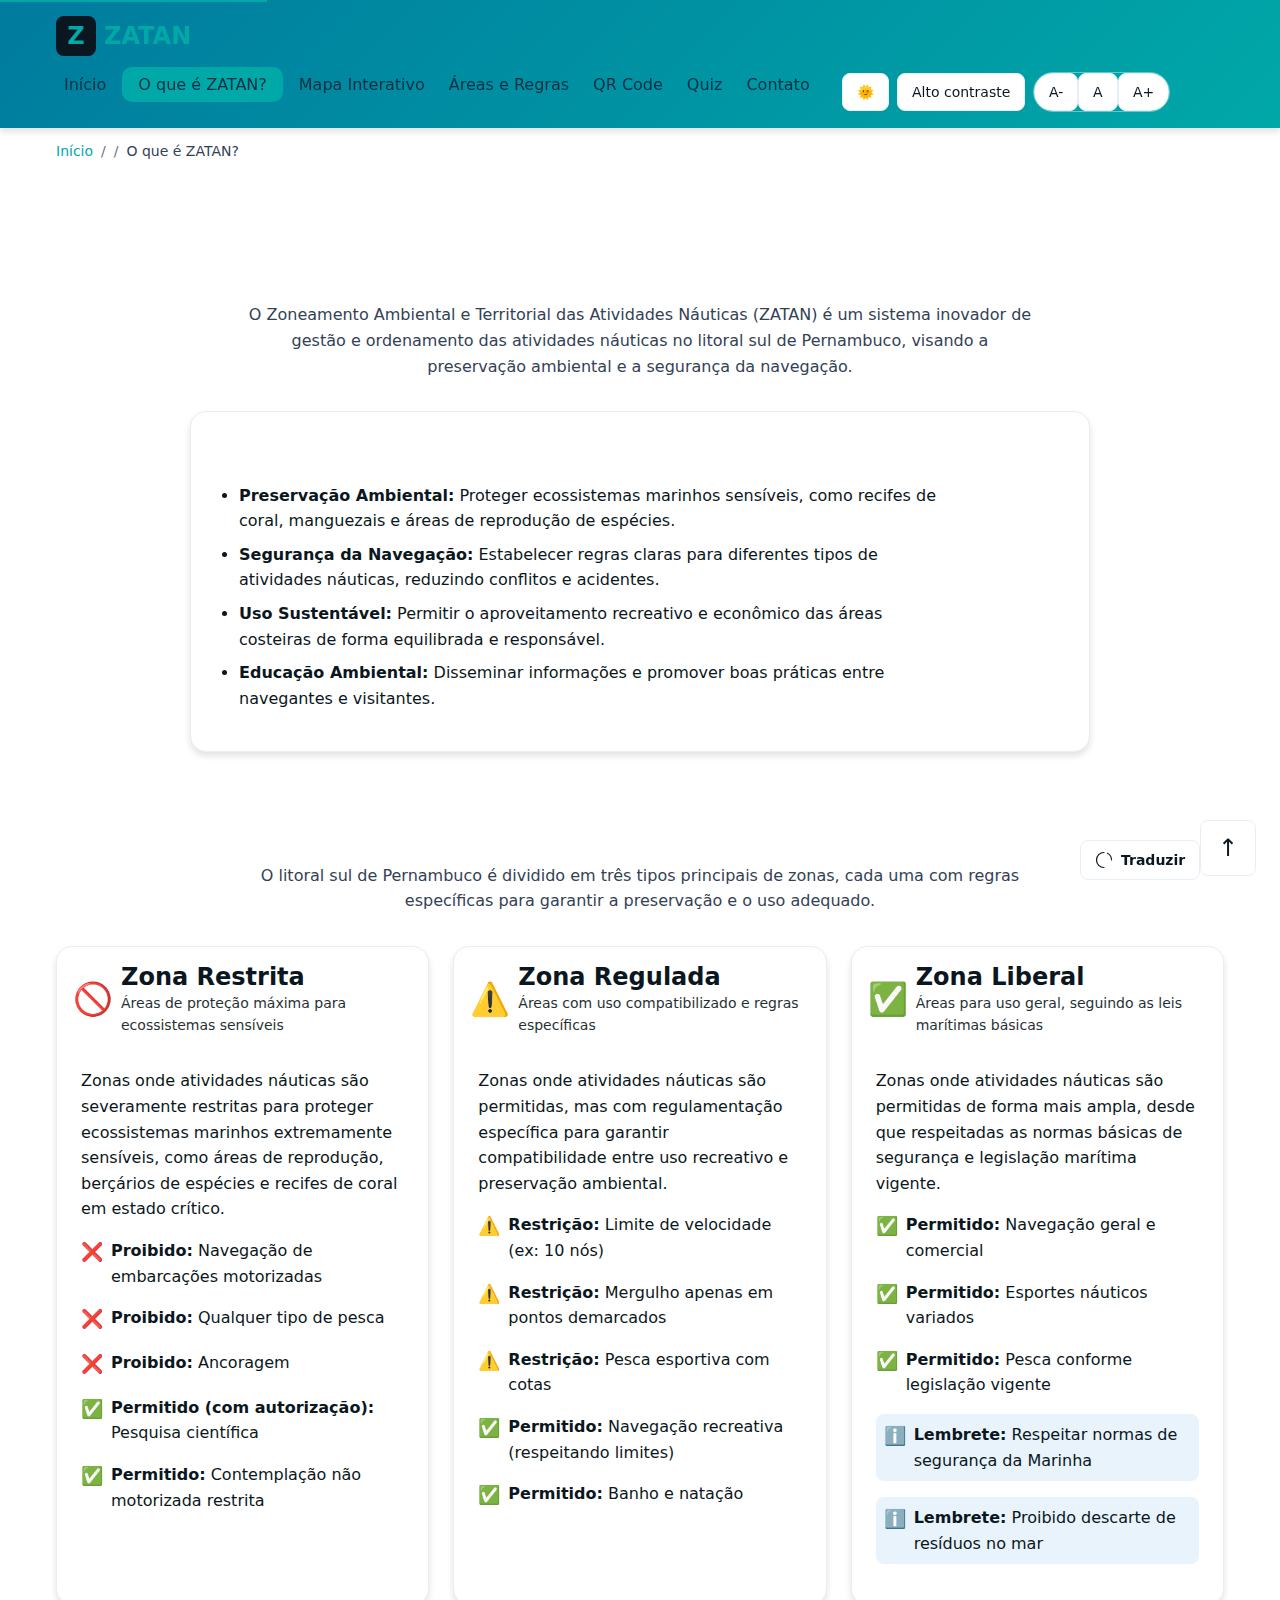
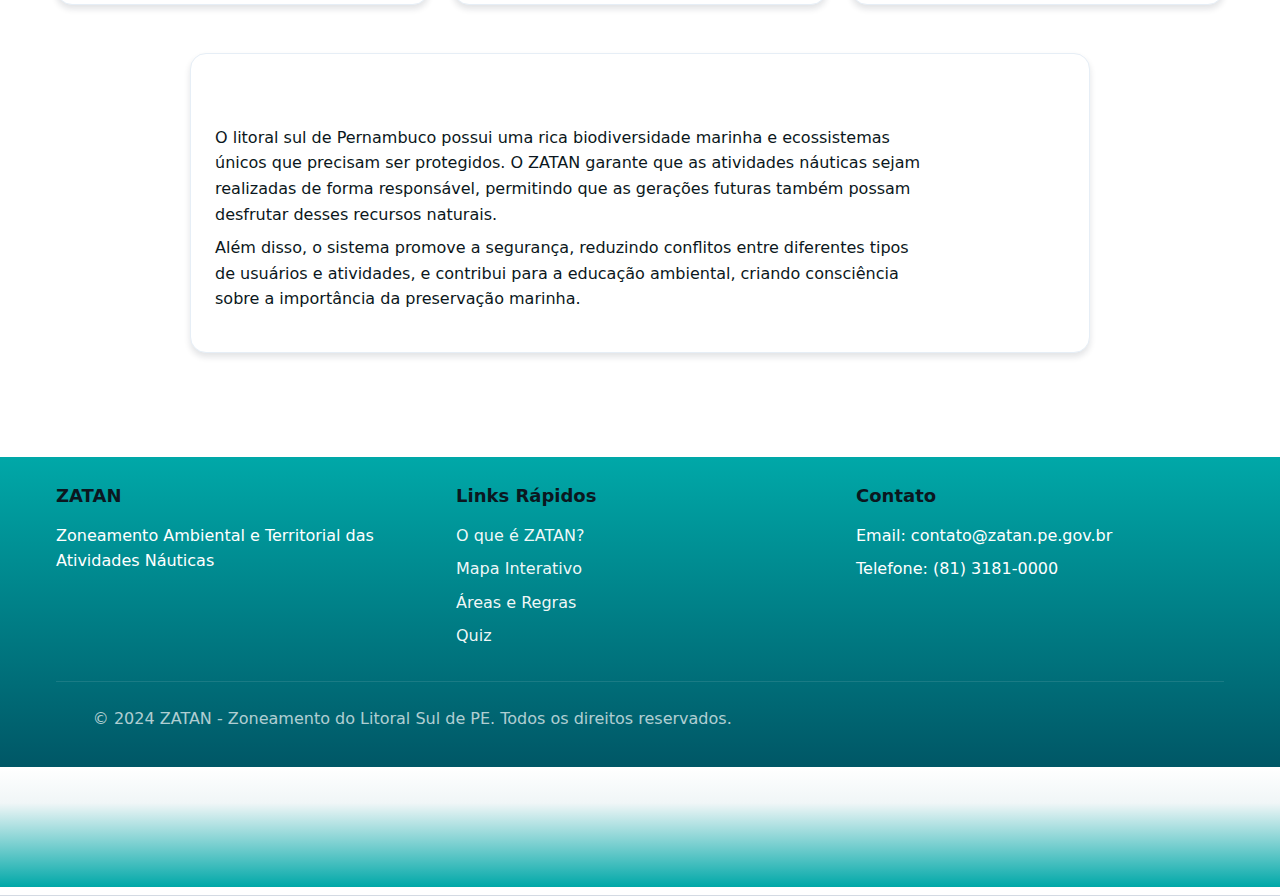
<file: o-que-e-zatan.html>
<!DOCTYPE html>

<html lang="pt-BR">

<head>
<link rel="stylesheet" href="assets/css/themes-light.css" id="lightTheme">

  <meta charset="UTF-8">

  <meta name="viewport" content="width=device-width, initial-scale=1.0">

  <meta name="description" content="O que é o ZATAN? Conheça o Zoneamento Ambiental e Territorial das Atividades Náuticas no litoral sul de Pernambuco.">

  <title>O que é ZATAN? - ZATAN</title>

  

  <link rel="stylesheet" href="assets/css/themes.css">

  <link rel="stylesheet" href="assets/css/base.css">

  <link rel="stylesheet" href="assets/css/layout.css">

  <link rel="stylesheet" href="assets/css/components.css">

</head>

<body>

  <a href="#main-content" class="skip-link">Pular para o conteúdo principal</a>



  <header class="header">

    <div class="container header__container">

      <a href="index.html" class="header__logo">

        <div class="header__logo-icon">Z</div>

        <span>ZATAN</span>

      </a>

      

      <nav class="nav" role="navigation" aria-label="Navegação principal">

        <button class="menu-toggle" aria-label="Abrir menu" aria-expanded="false">☰</button>

        <ul class="nav__list">

          <li><a href="index.html" class="nav__link" data-i18n="nav.inicio">Início</a></li>

          <li><a href="o-que-e-zatan.html" class="nav__link active" data-i18n="nav.oQueE">O que é ZATAN?</a></li>

          <li><a href="mapa-interativo.html" class="nav__link" data-i18n="nav.mapa">Mapa Interativo</a></li>

          <li><a href="areas-regras.html" class="nav__link" data-i18n="nav.areas">Áreas e Regras</a></li>

          <li><a href="qr-code.html" class="nav__link" data-i18n="nav.qrCode">QR Code</a></li>

          <li><a href="quiz.html" class="nav__link" data-i18n="nav.quiz">Quiz</a></li>

          <li><a href="contato.html" class="nav__link" data-i18n="nav.contato">Contato</a></li>

        
<div class="nav__a11y-tools" aria-label="Configurações de acessibilidade">
  <button class="theme-toggle" type="button" aria-label="Alternar entre tema claro e escuro">
    🌞/🌙
  </button>
  <button class="contrast-toggle" type="button" aria-pressed="false">
    Alto contraste
  </button>
  <div class="font-size-controls" role="group" aria-label="Ajustar tamanho da fonte">
    <button type="button" class="font-size-btn font-size-decrease" aria-label="Diminuir tamanho da fonte">A-</button>
    <button type="button" class="font-size-btn font-size-reset" aria-label="Tamanho padrão da fonte">A</button>
    <button type="button" class="font-size-btn font-size-increase" aria-label="Aumentar tamanho da fonte">A+</button>
  </div>
</div>


      </nav>

    </div>

  </header>



  <nav class="breadcrumb" aria-label="breadcrumb">

    <div class="container">

      <ul class="breadcrumb__list">

        <li class="breadcrumb__item">

          <a href="index.html" class="breadcrumb__link" data-i18n="common.inicio">Início</a>

        </li>

        <li class="breadcrumb__item">O que é ZATAN?</li>

      </ul>

    </div>

  </div>



  <main id="main-content" class="main">

    <section class="section">

      <div class="container">

        <h1 class="section__title">O que é ZATAN?</h1>

        <p class="section__subtitle">

          O Zoneamento Ambiental e Territorial das Atividades Náuticas (ZATAN) é um sistema inovador 

          de gestão e ordenamento das atividades náuticas no litoral sul de Pernambuco, visando a 

          preservação ambiental e a segurança da navegação.

        </p>



        <div class="card" style="max-width: 900px; margin: 0 auto 3rem;">

          <div class="card__body">

            <h2>Objetivos do ZATAN</h2>

            <ul>

              <li><strong>Preservação Ambiental:</strong> Proteger ecossistemas marinhos sensíveis, como recifes de coral, manguezais e áreas de reprodução de espécies.</li>

              <li><strong>Segurança da Navegação:</strong> Estabelecer regras claras para diferentes tipos de atividades náuticas, reduzindo conflitos e acidentes.</li>

              <li><strong>Uso Sustentável:</strong> Permitir o aproveitamento recreativo e econômico das áreas costeiras de forma equilibrada e responsável.</li>

              <li><strong>Educação Ambiental:</strong> Disseminar informações e promover boas práticas entre navegantes e visitantes.</li>

            </ul>

          </div>

        </div>



        <h2 class="section__title" style="margin-top: 3rem;">Tipos de Zonas</h2>

        <p class="section__subtitle">

          O litoral sul de Pernambuco é dividido em três tipos principais de zonas, cada uma com 

          regras específicas para garantir a preservação e o uso adequado.

        </p>



        <div class="cards-grid" style="margin-top: 2rem;">

          <!-- Zona Restrita -->

          <div class="card zone-card zone-card--restricted">

            <div class="zone-card__header">

              <span class="zone-card__icon">🚫</span>

              <div>

                <h3 class="card__title" style="margin: 0; color: inherit;">Zona Restrita</h3>

                <p class="card__subtitle" style="margin: 0; color: inherit; opacity: 0.9;">

                  Áreas de proteção máxima para ecossistemas sensíveis

                </p>

              </div>

            </div>

            <div class="card__body">

              <p>Zonas onde atividades náuticas são severamente restritas para proteger ecossistemas 

              marinhos extremamente sensíveis, como áreas de reprodução, berçários de espécies e 

              recifes de coral em estado crítico.</p>

              

              <div class="zone-card__rules">

                <div class="zone-rule zone-rule--prohibited">

                  <span class="zone-rule__icon">❌</span>

                  <div>

                    <strong>Proibido:</strong> Navegação de embarcações motorizadas

                  </div>

                </div>

                <div class="zone-rule zone-rule--prohibited">

                  <span class="zone-rule__icon">❌</span>

                  <div>

                    <strong>Proibido:</strong> Qualquer tipo de pesca

                  </div>

                </div>

                <div class="zone-rule zone-rule--prohibited">

                  <span class="zone-rule__icon">❌</span>

                  <div>

                    <strong>Proibido:</strong> Ancoragem

                  </div>

                </div>

                <div class="zone-rule zone-rule--allowed">

                  <span class="zone-rule__icon">✅</span>

                  <div>

                    <strong>Permitido (com autorização):</strong> Pesquisa científica

                  </div>

                </div>

                <div class="zone-rule zone-rule--allowed">

                  <span class="zone-rule__icon">✅</span>

                  <div>

                    <strong>Permitido:</strong> Contemplação não motorizada restrita

                  </div>

                </div>

              </div>

            </div>

          </div>



          <!-- Zona Regulada -->

          <div class="card zone-card zone-card--regulated">

            <div class="zone-card__header">

              <span class="zone-card__icon">⚠️</span>

              <div>

                <h3 class="card__title" style="margin: 0; color: inherit;">Zona Regulada</h3>

                <p class="card__subtitle" style="margin: 0; color: inherit; opacity: 0.9;">

                  Áreas com uso compatibilizado e regras específicas

                </p>

              </div>

            </div>

            <div class="card__body">

              <p>Zonas onde atividades náuticas são permitidas, mas com regulamentação específica 

              para garantir compatibilidade entre uso recreativo e preservação ambiental.</p>

              

              <div class="zone-card__rules">

                <div class="zone-rule zone-rule--restricted">

                  <span class="zone-rule__icon">⚠️</span>

                  <div>

                    <strong>Restrição:</strong> Limite de velocidade (ex: 10 nós)

                  </div>

                </div>

                <div class="zone-rule zone-rule--restricted">

                  <span class="zone-rule__icon">⚠️</span>

                  <div>

                    <strong>Restrição:</strong> Mergulho apenas em pontos demarcados

                  </div>

                </div>

                <div class="zone-rule zone-rule--restricted">

                  <span class="zone-rule__icon">⚠️</span>

                  <div>

                    <strong>Restrição:</strong> Pesca esportiva com cotas

                  </div>

                </div>

                <div class="zone-rule zone-rule--allowed">

                  <span class="zone-rule__icon">✅</span>

                  <div>

                    <strong>Permitido:</strong> Navegação recreativa (respeitando limites)

                  </div>

                </div>

                <div class="zone-rule zone-rule--allowed">

                  <span class="zone-rule__icon">✅</span>

                  <div>

                    <strong>Permitido:</strong> Banho e natação

                  </div>

                </div>

              </div>

            </div>

          </div>



          <!-- Zona Liberal -->

          <div class="card zone-card zone-card--liberal">

            <div class="zone-card__header">

              <span class="zone-card__icon">✅</span>

              <div>

                <h3 class="card__title" style="margin: 0; color: inherit;">Zona Liberal</h3>

                <p class="card__subtitle" style="margin: 0; color: inherit; opacity: 0.9;">

                  Áreas para uso geral, seguindo as leis marítimas básicas

                </p>

              </div>

            </div>

            <div class="card__body">

              <p>Zonas onde atividades náuticas são permitidas de forma mais ampla, desde que 

              respeitadas as normas básicas de segurança e legislação marítima vigente.</p>

              

              <div class="zone-card__rules">

                <div class="zone-rule zone-rule--allowed">

                  <span class="zone-rule__icon">✅</span>

                  <div>

                    <strong>Permitido:</strong> Navegação geral e comercial

                  </div>

                </div>

                <div class="zone-rule zone-rule--allowed">

                  <span class="zone-rule__icon">✅</span>

                  <div>

                    <strong>Permitido:</strong> Esportes náuticos variados

                  </div>

                </div>

                <div class="zone-rule zone-rule--allowed">

                  <span class="zone-rule__icon">✅</span>

                  <div>

                    <strong>Permitido:</strong> Pesca conforme legislação vigente

                  </div>

                </div>

                <div class="zone-rule" style="background: rgba(30, 136, 229, 0.1); padding: 0.5rem; border-radius: 0.5rem;">

                  <span class="zone-rule__icon">ℹ️</span>

                  <div>

                    <strong>Lembrete:</strong> Respeitar normas de segurança da Marinha

                  </div>

                </div>

                <div class="zone-rule" style="background: rgba(30, 136, 229, 0.1); padding: 0.5rem; border-radius: 0.5rem;">

                  <span class="zone-rule__icon">ℹ️</span>

                  <div>

                    <strong>Lembrete:</strong> Proibido descarte de resíduos no mar

                  </div>

                </div>

              </div>

            </div>

          </div>

        </div>



        <!-- Importância -->

        <div class="card" style="max-width: 900px; margin: 3rem auto 0;">

          <div class="card__body">

            <h2>Por que o ZATAN é importante?</h2>

            <p>O litoral sul de Pernambuco possui uma rica biodiversidade marinha e ecossistemas 

            únicos que precisam ser protegidos. O ZATAN garante que as atividades náuticas sejam 

            realizadas de forma responsável, permitindo que as gerações futuras também possam 

            desfrutar desses recursos naturais.</p>

            <p>Além disso, o sistema promove a segurança, reduzindo conflitos entre diferentes 

            tipos de usuários e atividades, e contribui para a educação ambiental, criando 

            consciência sobre a importância da preservação marinha.</p>

          </div>

        </div>

      </div>

    </section>

  </main>



  <footer class="footer">

    <div class="container">

      <div class="footer__container">

        <div>

          <h3 class="footer__section-title">ZATAN</h3>

          <p>Zoneamento Ambiental e Territorial das Atividades Náuticas</p>

        </div>

        <div>

          <h3 class="footer__section-title">Links Rápidos</h3>

          <ul class="footer__list">

            <li><a href="o-que-e-zatan.html" class="footer__link">O que é ZATAN?</a></li>

            <li><a href="mapa-interativo.html" class="footer__link">Mapa Interativo</a></li>

            <li><a href="areas-regras.html" class="footer__link">Áreas e Regras</a></li>

            <li><a href="quiz.html" class="footer__link">Quiz</a></li>

          </ul>

        </div>

        <div>

          <h3 class="footer__section-title">Contato</h3>

          <ul class="footer__list">

            <li>Email: contato@zatan.pe.gov.br</li>

            <li>Telefone: (81) 3181-0000</li>

          </ul>

        </div>

      </div>

      <div class="footer__copyright">

        <p>&copy; 2024 ZATAN - Zoneamento do Litoral Sul de PE. Todos os direitos reservados.</p>

      </div>

    </div>

  </footer>



  <button class="fab" aria-label="Voltar ao topo" onclick="window.ZATAN.scrollToTop()">↑</button>



  <script src="assets/js/i18n.js"></script>

  <script src="assets/js/menu.js"></script>
  <script src="assets/js/theme-toggle.js"></script>
  <script src="assets/js/main.js"></script>


<!-- Google Translate Widget (injected by ChatGPT) -->
<style>
/* Widget styles (scoped) */
.translate-widget{position:fixed;right:120px;bottom:20px;z-index:9999;font-family:Inter,system-ui,-apple-system,"Segoe UI",Roboto,"Helvetica Neue",Arial;-webkit-font-smoothing:antialiased;-moz-osx-font-smoothing:grayscale}
.translate-button{display:flex;align-items:center;gap:8px;background:linear-gradient(135deg,#1e88e5,#42a5f5);color:#fff;border-radius:12px;padding:10px 14px;box-shadow:0 6px 18px rgba(30,136,229,0.18),0 2px 6px rgba(0,0,0,0.12);cursor:pointer;border:0;font-weight:600;font-size:14px}
.translate-button:focus{outline:3px solid rgba(66,165,245,0.25)}
.translate-panel{display:none;margin-top:10px;min-width:220px;background:#fff;border-radius:12px;box-shadow:0 10px 30px rgba(2,6,23,0.12);padding:12px;color:#222}
.translate-panel .goog-te-combo{width:100% !important;padding:8px 10px !important;border-radius:8px !important;border:1px solid #e6eefc !important;background:#fbfdff !important;font-size:14px !important}
.translate-note{font-size:12px;color:#555;margin-top:8px}
.goog-te-banner-frame{display:none !important}
.goog-te-gadget-icon{display:none !important}
.goog-te-combo{color:#111 !important}
@media (max-width:480px){.translate-widget{right:20px;left:12px;bottom:16px}.translate-button{width:100%;justify-content:center}}
</style>

<div class="translate-widget" id="translateWidget">
  <button class="translate-button" id="translateToggle" aria-expanded="false" aria-controls="translatePanel">
    <svg width="18" height="18" viewBox="0 0 24 24" fill="none" aria-hidden="true">
      <path d="M12 2C6.477 2 2 6.477 2 12s4.477 10 10 10" stroke="currentColor" stroke-width="1.6" stroke-linecap="round" stroke-linejoin="round"/>
      <path d="M22 12a10 10 0 0 0-5.5-9.1" stroke="currentColor" stroke-width="1.6" stroke-linecap="round" stroke-linejoin="round" opacity="0.9"/>
    </svg>
    <span id="translateButtonLabel">Traduzir</span>
  </button>

  <div class="translate-panel" id="translatePanel" role="region" aria-hidden="true">
    <div id="google_translate_element"></div>
    <div class="translate-note">Tradução automática. Pode não ser perfeita. Para traduções críticas, use conteúdo traduzido manualmente.</div>
  </div>
</div>

<script>
(function(){
  const btn = document.getElementById('translateToggle');
  const panel = document.getElementById('translatePanel');
  btn.addEventListener('click', ()=>{
    const expanded = btn.getAttribute('aria-expanded') === 'true';
    btn.setAttribute('aria-expanded', String(!expanded));
    panel.style.display = expanded ? 'none' : 'block';
    panel.setAttribute('aria-hidden', String(expanded));
  });
})();

function setCookie(name, value, days) {
  let expires = '';
  if (days) {
    const date = new Date();
    date.setTime(date.getTime() + (days*24*60*60*1000));
    expires = '; expires=' + date.toUTCString();
  }
  document.cookie = name + '=' + value + expires + '; path=/';
}

function applySavedLanguage() {
  try {
    const saved = localStorage.getItem('site_language');
    if (saved && saved !== 'pt') {
      setCookie('googtrans', '/pt/' + saved, 365);
      setCookie('googtrans', '/pt/' + saved, 365);
    }
  } catch(e){}
}
applySavedLanguage();

function googleTranslateElementInit() {
  if (typeof google === 'undefined' || !google.translate) return;
  new google.translate.TranslateElement({
    pageLanguage: 'pt',
    includedLanguages: 'en,es,fr,it,de',
    layout: google.translate.TranslateElement.InlineLayout.SIMPLE
  }, 'google_translate_element');
  setTimeout(()=>{
    const combo = document.querySelector('.goog-te-combo');
    if (combo) {
      combo.addEventListener('change', function(){
        const lang = combo.value;
        try{ localStorage.setItem('site_language', lang); }catch(e){}
        setCookie('googtrans','/pt/'+lang,365);
      });
    }
  }, 800);
}

(function(){
  const s = document.createElement('script');
  s.src = '//translate.google.com/translate_a/element.js?cb=googleTranslateElementInit';
  s.defer = true;
  s.onerror = function(){
    const panel = document.getElementById('translatePanel');
    if (panel) {
      panel.innerHTML = '<div style="padding:10px;font-size:13px;color:#333">Não foi possível carregar o widget de tradução automático do Google neste site.\\n\\nConsidere usar Google Cloud Translation API ou serviços como TranslatePress / Weglot.</div>';
    }
  };
  document.head.appendChild(s);
})();
</script>
<!-- End of widget -->
<div class="page-footer-color-end"></div>
</body>

</html>
</file>
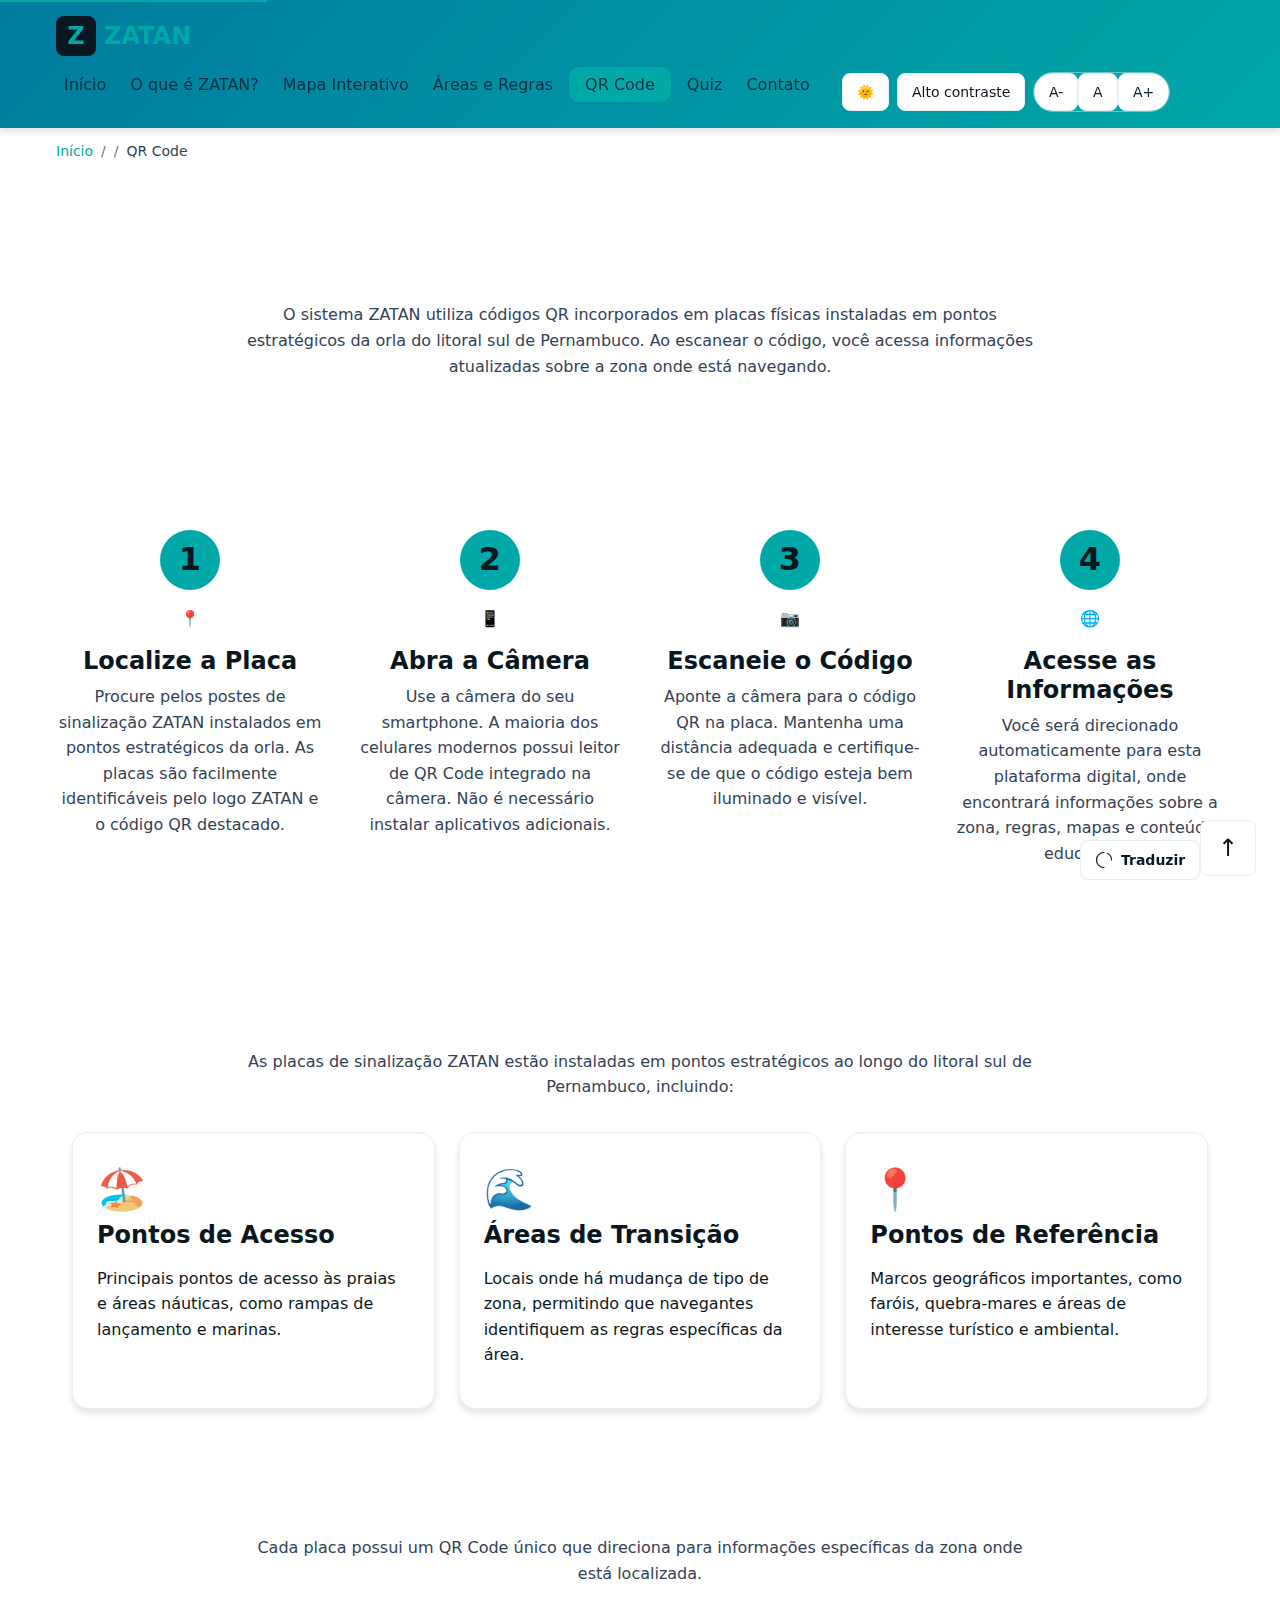
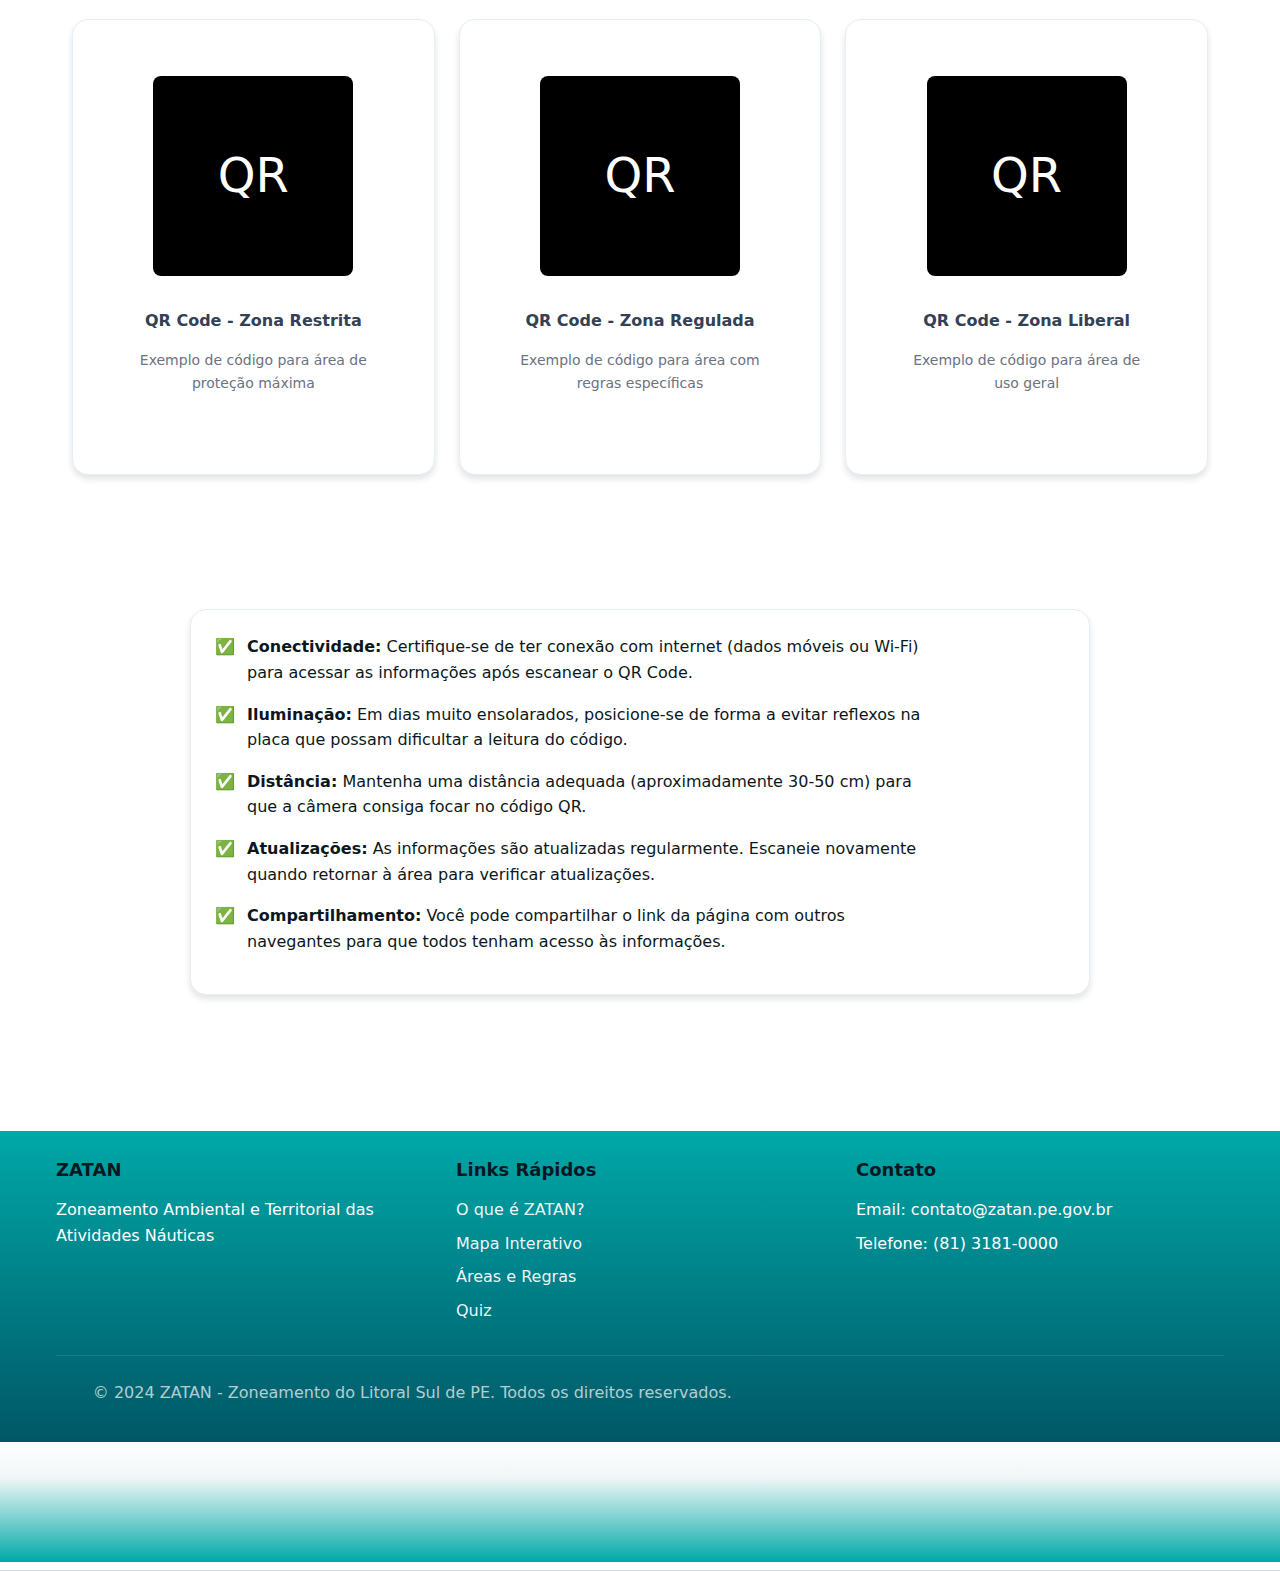
<file: qr-code.html>
<!DOCTYPE html>

<html lang="pt-BR">

<head>
<link rel="stylesheet" href="assets/css/themes-light.css" id="lightTheme">

  <meta charset="UTF-8">

  <meta name="viewport" content="width=device-width, initial-scale=1.0">

  <meta name="description" content="QR Code ZATAN - Saiba como usar os códigos QR nas placas de sinalização do litoral sul de Pernambuco.">

  <title>QR Code - ZATAN</title>

  

  <link rel="stylesheet" href="assets/css/themes.css">

  <link rel="stylesheet" href="assets/css/base.css">

  <link rel="stylesheet" href="assets/css/layout.css">

  <link rel="stylesheet" href="assets/css/components.css">

</head>

<body>

  <a href="#main-content" class="skip-link">Pular para o conteúdo principal</a>



  <header class="header">

    <div class="container header__container">

      <a href="index.html" class="header__logo">

        <div class="header__logo-icon">Z</div>

        <span>ZATAN</span>

      </a>

      

      <nav class="nav" role="navigation" aria-label="Navegação principal">

        <button class="menu-toggle" aria-label="Abrir menu" aria-expanded="false">☰</button>

        <ul class="nav__list">

          <li><a href="index.html" class="nav__link" data-i18n="nav.inicio">Início</a></li>

          <li><a href="o-que-e-zatan.html" class="nav__link" data-i18n="nav.oQueE">O que é ZATAN?</a></li>

          <li><a href="mapa-interativo.html" class="nav__link" data-i18n="nav.mapa">Mapa Interativo</a></li>

          <li><a href="areas-regras.html" class="nav__link" data-i18n="nav.areas">Áreas e Regras</a></li>

          <li><a href="qr-code.html" class="nav__link active" data-i18n="nav.qrCode">QR Code</a></li>

          <li><a href="quiz.html" class="nav__link" data-i18n="nav.quiz">Quiz</a></li>

          <li><a href="contato.html" class="nav__link" data-i18n="nav.contato">Contato</a></li>

        
<div class="nav__a11y-tools" aria-label="Configurações de acessibilidade">
  <button class="theme-toggle" type="button" aria-label="Alternar entre tema claro e escuro">
    🌞/🌙
  </button>
  <button class="contrast-toggle" type="button" aria-pressed="false">
    Alto contraste
  </button>
  <div class="font-size-controls" role="group" aria-label="Ajustar tamanho da fonte">
    <button type="button" class="font-size-btn font-size-decrease" aria-label="Diminuir tamanho da fonte">A-</button>
    <button type="button" class="font-size-btn font-size-reset" aria-label="Tamanho padrão da fonte">A</button>
    <button type="button" class="font-size-btn font-size-increase" aria-label="Aumentar tamanho da fonte">A+</button>
  </div>
</div>


      </nav>

    </div>

  </header>



  <nav class="breadcrumb" aria-label="breadcrumb">

    <div class="container">

      <ul class="breadcrumb__list">

        <li class="breadcrumb__item">

          <a href="index.html" class="breadcrumb__link" data-i18n="common.inicio">Início</a>

        </li>

        <li class="breadcrumb__item">QR Code</li>

      </ul>

    </div>

  </div>



  <main id="main-content" class="main">

    <section class="section">

      <div class="container">

        <h1 class="section__title">QR Code - Sinalização Interativa</h1>

        <p class="section__subtitle">

          O sistema ZATAN utiliza códigos QR incorporados em placas físicas instaladas em pontos 

          estratégicos da orla do litoral sul de Pernambuco. Ao escanear o código, você acessa 

          informações atualizadas sobre a zona onde está navegando.

        </p>



        <!-- Como Usar -->

        <div class="section" style="margin-top: 3rem;">

          <h2 class="section__title">Como Usar o QR Code</h2>

          

          <div class="steps" style="margin-top: 2rem;">

            <div class="step">

              <div class="step__number">1</div>

              <div class="step__icon">📍</div>

              <h3 class="step__title">Localize a Placa</h3>

              <p class="step__description">

                Procure pelos postes de sinalização ZATAN instalados em pontos estratégicos da orla. 

                As placas são facilmente identificáveis pelo logo ZATAN e o código QR destacado.

              </p>

            </div>

            

            <div class="step">

              <div class="step__number">2</div>

              <div class="step__icon">📱</div>

              <h3 class="step__title">Abra a Câmera</h3>

              <p class="step__description">

                Use a câmera do seu smartphone. A maioria dos celulares modernos possui leitor de 

                QR Code integrado na câmera. Não é necessário instalar aplicativos adicionais.

              </p>

            </div>

            

            <div class="step">

              <div class="step__number">3</div>

              <div class="step__icon">📷</div>

              <h3 class="step__title">Escaneie o Código</h3>

              <p class="step__description">

                Aponte a câmera para o código QR na placa. Mantenha uma distância adequada e certifique-se 

                de que o código esteja bem iluminado e visível.

              </p>

            </div>

            

            <div class="step">

              <div class="step__number">4</div>

              <div class="step__icon">🌐</div>

              <h3 class="step__title">Acesse as Informações</h3>

              <p class="step__description">

                Você será direcionado automaticamente para esta plataforma digital, onde encontrará 

                informações sobre a zona, regras, mapas e conteúdos educativos.

              </p>

            </div>

          </div>

        </div>



        <!-- Onde Estão as Placas -->

        <section class="section section--alt" style="margin-top: 3rem;">

          <div class="container">

            <h2 class="section__title">Onde Estão as Placas?</h2>

            <p class="section__subtitle">

              As placas de sinalização ZATAN estão instaladas em pontos estratégicos ao longo do 

              litoral sul de Pernambuco, incluindo:

            </p>

            

            <div class="cards-grid" style="margin-top: 2rem;">

              <div class="card">

                <div class="card__header">

                  <span style="font-size: 2.5rem; margin-bottom: 0.5rem;">🏖️</span>

                  <h3 class="card__title">Pontos de Acesso</h3>

                </div>

                <div class="card__body">

                  <p>Principais pontos de acesso às praias e áreas náuticas, como rampas de lançamento 

                  e marinas.</p>

                </div>

              </div>



              <div class="card">

                <div class="card__header">

                  <span style="font-size: 2.5rem; margin-bottom: 0.5rem;">🌊</span>

                  <h3 class="card__title">Áreas de Transição</h3>

                </div>

                <div class="card__body">

                  <p>Locais onde há mudança de tipo de zona, permitindo que navegantes identifiquem 

                  as regras específicas da área.</p>

                </div>

              </div>



              <div class="card">

                <div class="card__header">

                  <span style="font-size: 2.5rem; margin-bottom: 0.5rem;">📍</span>

                  <h3 class="card__title">Pontos de Referência</h3>

                </div>

                <div class="card__body">

                  <p>Marcos geográficos importantes, como faróis, quebra-mares e áreas de interesse 

                  turístico e ambiental.</p>

                </div>

              </div>

            </div>

          </div>

        </section>



        <!-- Exemplos de QR Code -->

        <section class="section">

          <div class="container">

            <h2 class="section__title">Exemplos de QR Codes</h2>

            <p class="section__subtitle">

              Cada placa possui um QR Code único que direciona para informações específicas da zona 

              onde está localizada.

            </p>

            

            <div class="cards-grid" style="margin-top: 2rem;">

              <div class="card">

                <div class="card__body">

                  <div class="media-placeholder" style="min-height: 250px; display: flex; flex-direction: column; align-items: center; justify-content: center;">

                    <div style="width: 200px; height: 200px; background: #000; border-radius: 0.5rem; display: flex; align-items: center; justify-content: center; margin-bottom: 1rem;">

                      <span style="color: #fff; font-size: 3rem;">QR</span>

                    </div>

                    <p style="font-weight: 600; margin-top: 1rem;">QR Code - Zona Restrita</p>

                    <p style="font-size: 0.875rem; color: var(--color-text-muted); margin-top: 0.5rem;">

                      Exemplo de código para área de proteção máxima

                    </p>

                  </div>

                </div>

              </div>



              <div class="card">

                <div class="card__body">

                  <div class="media-placeholder" style="min-height: 250px; display: flex; flex-direction: column; align-items: center; justify-content: center;">

                    <div style="width: 200px; height: 200px; background: #000; border-radius: 0.5rem; display: flex; align-items: center; justify-content: center; margin-bottom: 1rem;">

                      <span style="color: #fff; font-size: 3rem;">QR</span>

                    </div>

                    <p style="font-weight: 600; margin-top: 1rem;">QR Code - Zona Regulada</p>

                    <p style="font-size: 0.875rem; color: var(--color-text-muted); margin-top: 0.5rem;">

                      Exemplo de código para área com regras específicas

                    </p>

                  </div>

                </div>

              </div>



              <div class="card">

                <div class="card__body">

                  <div class="media-placeholder" style="min-height: 250px; display: flex; flex-direction: column; align-items: center; justify-content: center;">

                    <div style="width: 200px; height: 200px; background: #000; border-radius: 0.5rem; display: flex; align-items: center; justify-content: center; margin-bottom: 1rem;">

                      <span style="color: #fff; font-size: 3rem;">QR</span>

                    </div>

                    <p style="font-weight: 600; margin-top: 1rem;">QR Code - Zona Liberal</p>

                    <p style="font-size: 0.875rem; color: var(--color-text-muted); margin-top: 0.5rem;">

                      Exemplo de código para área de uso geral

                    </p>

                  </div>

                </div>

              </div>

            </div>

          </div>

        </section>



        <!-- Dicas -->

        <section class="section section--alt">

          <div class="container">

            <h2 class="section__title">Dicas para Melhor Experiência</h2>

            

            <div class="card" style="max-width: 900px; margin: 2rem auto 0;">

              <div class="card__body">

                <ul style="list-style: none; margin: 0; padding: 0;">

                  <li style="margin-bottom: 1rem; padding-left: 2rem; position: relative;">

                    <span style="position: absolute; left: 0;">✅</span>

                    <strong>Conectividade:</strong> Certifique-se de ter conexão com internet (dados móveis ou Wi-Fi) 

                    para acessar as informações após escanear o QR Code.

                  </li>

                  <li style="margin-bottom: 1rem; padding-left: 2rem; position: relative;">

                    <span style="position: absolute; left: 0;">✅</span>

                    <strong>Iluminação:</strong> Em dias muito ensolarados, posicione-se de forma a evitar 

                    reflexos na placa que possam dificultar a leitura do código.

                  </li>

                  <li style="margin-bottom: 1rem; padding-left: 2rem; position: relative;">

                    <span style="position: absolute; left: 0;">✅</span>

                    <strong>Distância:</strong> Mantenha uma distância adequada (aproximadamente 30-50 cm) 

                    para que a câmera consiga focar no código QR.

                  </li>

                  <li style="margin-bottom: 1rem; padding-left: 2rem; position: relative;">

                    <span style="position: absolute; left: 0;">✅</span>

                    <strong>Atualizações:</strong> As informações são atualizadas regularmente. 

                    Escaneie novamente quando retornar à área para verificar atualizações.

                  </li>

                  <li style="padding-left: 2rem; position: relative;">

                    <span style="position: absolute; left: 0;">✅</span>

                    <strong>Compartilhamento:</strong> Você pode compartilhar o link da página com outros 

                    navegantes para que todos tenham acesso às informações.

                  </li>

                </ul>

              </div>

            </div>

          </div>

        </section>

      </div>

    </section>

  </main>



  <footer class="footer">

    <div class="container">

      <div class="footer__container">

        <div>

          <h3 class="footer__section-title">ZATAN</h3>

          <p>Zoneamento Ambiental e Territorial das Atividades Náuticas</p>

        </div>

        <div>

          <h3 class="footer__section-title">Links Rápidos</h3>

          <ul class="footer__list">

            <li><a href="o-que-e-zatan.html" class="footer__link">O que é ZATAN?</a></li>

            <li><a href="mapa-interativo.html" class="footer__link">Mapa Interativo</a></li>

            <li><a href="areas-regras.html" class="footer__link">Áreas e Regras</a></li>

            <li><a href="quiz.html" class="footer__link">Quiz</a></li>

          </ul>

        </div>

        <div>

          <h3 class="footer__section-title">Contato</h3>

          <ul class="footer__list">

            <li>Email: contato@zatan.pe.gov.br</li>

            <li>Telefone: (81) 3181-0000</li>

          </ul>

        </div>

      </div>

      <div class="footer__copyright">

        <p>&copy; 2024 ZATAN - Zoneamento do Litoral Sul de PE. Todos os direitos reservados.</p>

      </div>

    </div>

  </footer>



  <button class="fab" aria-label="Voltar ao topo" onclick="window.ZATAN.scrollToTop()">↑</button>



  <script src="assets/js/i18n.js"></script>

  <script src="assets/js/menu.js"></script>
  <script src="assets/js/theme-toggle.js"></script>
  <script src="assets/js/main.js"></script>


<!-- Google Translate Widget (injected by ChatGPT) -->
<style>
/* Widget styles (scoped) */
.translate-widget{position:fixed;right:120px;bottom:20px;z-index:9999;font-family:Inter,system-ui,-apple-system,"Segoe UI",Roboto,"Helvetica Neue",Arial;-webkit-font-smoothing:antialiased;-moz-osx-font-smoothing:grayscale}
.translate-button{display:flex;align-items:center;gap:8px;background:linear-gradient(135deg,#1e88e5,#42a5f5);color:#fff;border-radius:12px;padding:10px 14px;box-shadow:0 6px 18px rgba(30,136,229,0.18),0 2px 6px rgba(0,0,0,0.12);cursor:pointer;border:0;font-weight:600;font-size:14px}
.translate-button:focus{outline:3px solid rgba(66,165,245,0.25)}
.translate-panel{display:none;margin-top:10px;min-width:220px;background:#fff;border-radius:12px;box-shadow:0 10px 30px rgba(2,6,23,0.12);padding:12px;color:#222}
.translate-panel .goog-te-combo{width:100% !important;padding:8px 10px !important;border-radius:8px !important;border:1px solid #e6eefc !important;background:#fbfdff !important;font-size:14px !important}
.translate-note{font-size:12px;color:#555;margin-top:8px}
.goog-te-banner-frame{display:none !important}
.goog-te-gadget-icon{display:none !important}
.goog-te-combo{color:#111 !important}
@media (max-width:480px){.translate-widget{right:20px;left:12px;bottom:16px}.translate-button{width:100%;justify-content:center}}
</style>

<div class="translate-widget" id="translateWidget">
  <button class="translate-button" id="translateToggle" aria-expanded="false" aria-controls="translatePanel">
    <svg width="18" height="18" viewBox="0 0 24 24" fill="none" aria-hidden="true">
      <path d="M12 2C6.477 2 2 6.477 2 12s4.477 10 10 10" stroke="currentColor" stroke-width="1.6" stroke-linecap="round" stroke-linejoin="round"/>
      <path d="M22 12a10 10 0 0 0-5.5-9.1" stroke="currentColor" stroke-width="1.6" stroke-linecap="round" stroke-linejoin="round" opacity="0.9"/>
    </svg>
    <span id="translateButtonLabel">Traduzir</span>
  </button>

  <div class="translate-panel" id="translatePanel" role="region" aria-hidden="true">
    <div id="google_translate_element"></div>
    <div class="translate-note">Tradução automática. Pode não ser perfeita. Para traduções críticas, use conteúdo traduzido manualmente.</div>
  </div>
</div>

<script>
(function(){
  const btn = document.getElementById('translateToggle');
  const panel = document.getElementById('translatePanel');
  btn.addEventListener('click', ()=>{
    const expanded = btn.getAttribute('aria-expanded') === 'true';
    btn.setAttribute('aria-expanded', String(!expanded));
    panel.style.display = expanded ? 'none' : 'block';
    panel.setAttribute('aria-hidden', String(expanded));
  });
})();

function setCookie(name, value, days) {
  let expires = '';
  if (days) {
    const date = new Date();
    date.setTime(date.getTime() + (days*24*60*60*1000));
    expires = '; expires=' + date.toUTCString();
  }
  document.cookie = name + '=' + value + expires + '; path=/';
}

function applySavedLanguage() {
  try {
    const saved = localStorage.getItem('site_language');
    if (saved && saved !== 'pt') {
      setCookie('googtrans', '/pt/' + saved, 365);
      setCookie('googtrans', '/pt/' + saved, 365);
    }
  } catch(e){}
}
applySavedLanguage();

function googleTranslateElementInit() {
  if (typeof google === 'undefined' || !google.translate) return;
  new google.translate.TranslateElement({
    pageLanguage: 'pt',
    includedLanguages: 'en,es,fr,it,de',
    layout: google.translate.TranslateElement.InlineLayout.SIMPLE
  }, 'google_translate_element');
  setTimeout(()=>{
    const combo = document.querySelector('.goog-te-combo');
    if (combo) {
      combo.addEventListener('change', function(){
        const lang = combo.value;
        try{ localStorage.setItem('site_language', lang); }catch(e){}
        setCookie('googtrans','/pt/'+lang,365);
      });
    }
  }, 800);
}

(function(){
  const s = document.createElement('script');
  s.src = '//translate.google.com/translate_a/element.js?cb=googleTranslateElementInit';
  s.defer = true;
  s.onerror = function(){
    const panel = document.getElementById('translatePanel');
    if (panel) {
      panel.innerHTML = '<div style="padding:10px;font-size:13px;color:#333">Não foi possível carregar o widget de tradução automático do Google neste site.\\n\\nConsidere usar Google Cloud Translation API ou serviços como TranslatePress / Weglot.</div>';
    }
  };
  document.head.appendChild(s);
})();
</script>
<!-- End of widget -->
<div class="page-footer-color-end"></div>
</body>

</html>
</file>
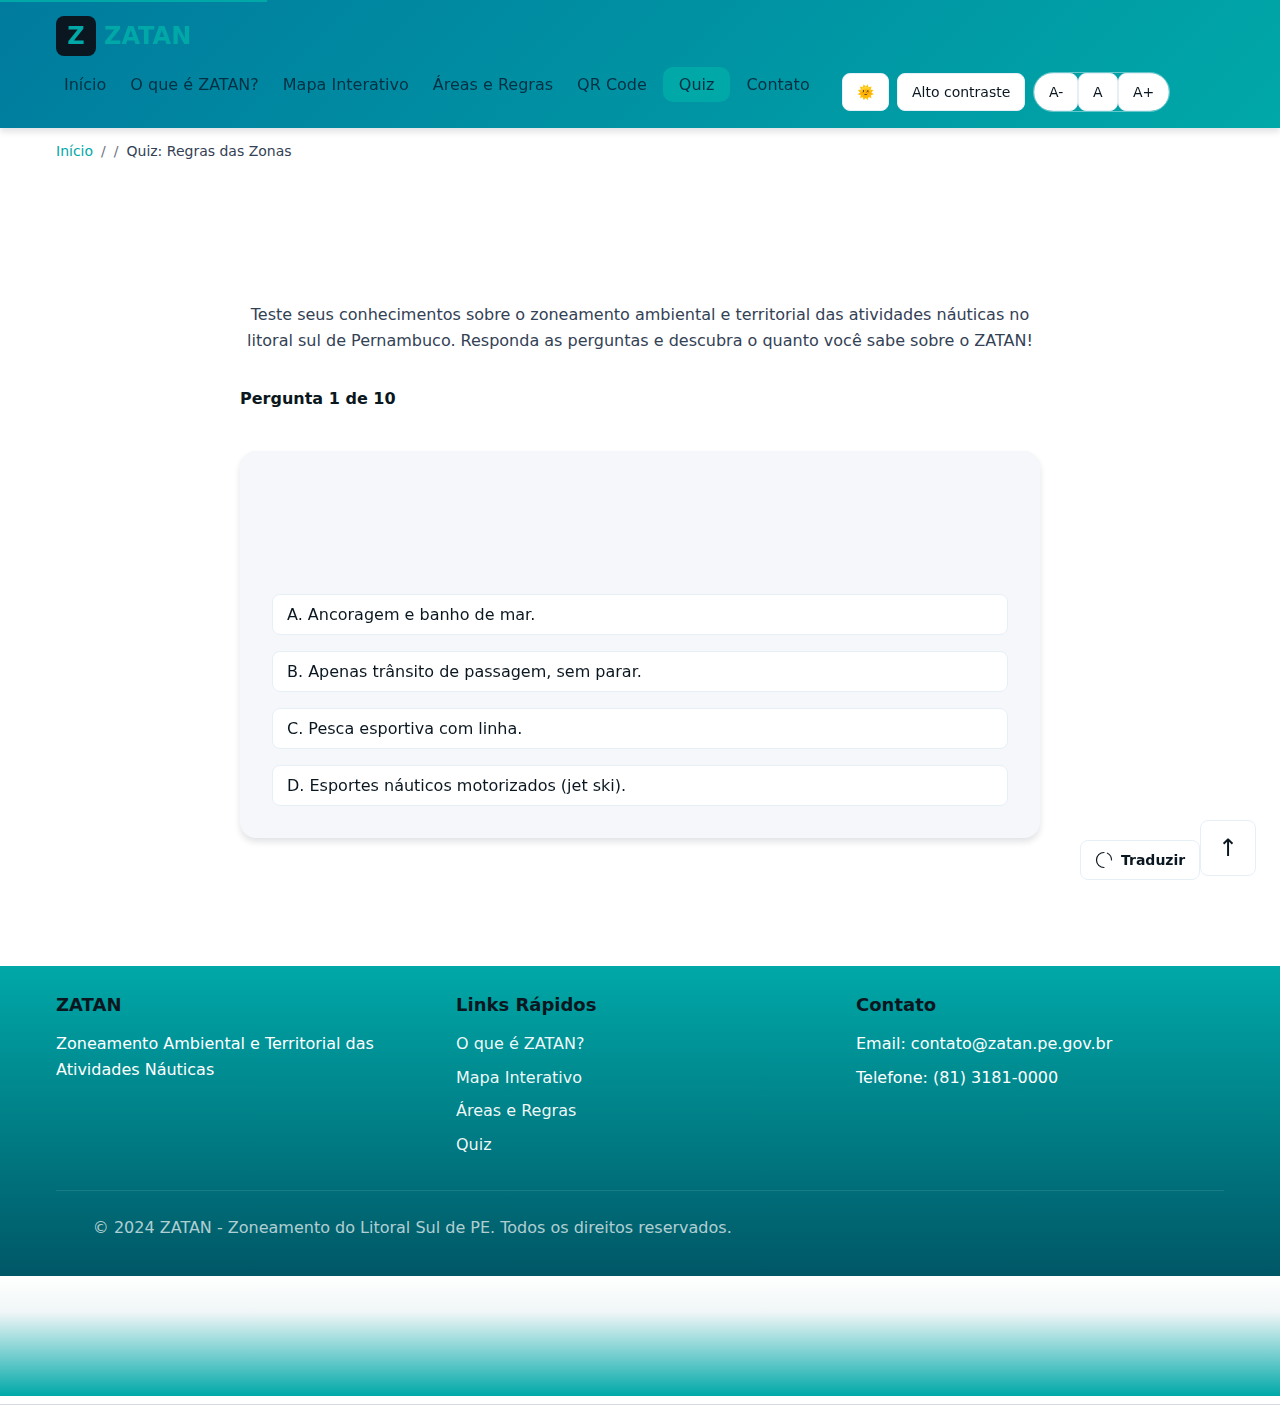
<file: quiz.html>
<!DOCTYPE html>

<html lang="pt-BR">

<head>
<link rel="stylesheet" href="assets/css/themes-light.css" id="lightTheme">

  <meta charset="UTF-8">

  <meta name="viewport" content="width=device-width, initial-scale=1.0">

  <meta name="description" content="Quiz ZATAN - Teste seus conhecimentos sobre o zoneamento ambiental e territorial das atividades náuticas.">

  <title>Quiz - ZATAN</title>

  

  <link rel="stylesheet" href="assets/css/themes.css">

  <link rel="stylesheet" href="assets/css/base.css">

  <link rel="stylesheet" href="assets/css/layout.css">

  <link rel="stylesheet" href="assets/css/components.css">

</head>

<body>

  <a href="#main-content" class="skip-link">Pular para o conteúdo principal</a>



  <header class="header">

    <div class="container header__container">

      <a href="index.html" class="header__logo">

        <div class="header__logo-icon">Z</div>

        <span>ZATAN</span>

      </a>

      

      <nav class="nav" role="navigation" aria-label="Navegação principal">

        <button class="menu-toggle" aria-label="Abrir menu" aria-expanded="false">☰</button>

        <ul class="nav__list">

          <li><a href="index.html" class="nav__link" data-i18n="nav.inicio">Início</a></li>

          <li><a href="o-que-e-zatan.html" class="nav__link" data-i18n="nav.oQueE">O que é ZATAN?</a></li>

          <li><a href="mapa-interativo.html" class="nav__link" data-i18n="nav.mapa">Mapa Interativo</a></li>

          <li><a href="areas-regras.html" class="nav__link" data-i18n="nav.areas">Áreas e Regras</a></li>

          <li><a href="qr-code.html" class="nav__link" data-i18n="nav.qrCode">QR Code</a></li>

          <li><a href="quiz.html" class="nav__link active" data-i18n="nav.quiz">Quiz</a></li>

          <li><a href="contato.html" class="nav__link" data-i18n="nav.contato">Contato</a></li>

        
<div class="nav__a11y-tools" aria-label="Configurações de acessibilidade">
  <button class="theme-toggle" type="button" aria-label="Alternar entre tema claro e escuro">
    🌞/🌙
  </button>
  <button class="contrast-toggle" type="button" aria-pressed="false">
    Alto contraste
  </button>
  <div class="font-size-controls" role="group" aria-label="Ajustar tamanho da fonte">
    <button type="button" class="font-size-btn font-size-decrease" aria-label="Diminuir tamanho da fonte">A-</button>
    <button type="button" class="font-size-btn font-size-reset" aria-label="Tamanho padrão da fonte">A</button>
    <button type="button" class="font-size-btn font-size-increase" aria-label="Aumentar tamanho da fonte">A+</button>
  </div>
</div>


      </nav>

    </div>

  </header>



  <nav class="breadcrumb" aria-label="breadcrumb">

    <div class="container">

      <ul class="breadcrumb__list">

        <li class="breadcrumb__item">

          <a href="index.html" class="breadcrumb__link" data-i18n="common.inicio">Início</a>

        </li>

        <li class="breadcrumb__item">Quiz: Regras das Zonas</li>

      </ul>

    </div>

  </div>



  <main id="main-content" class="main">

    <section class="section">

      <div class="container">

        <h1 class="section__title">Quiz: Regras das Zonas</h1>

        <p class="section__subtitle">

          Teste seus conhecimentos sobre o zoneamento ambiental e territorial das atividades náuticas 

          no litoral sul de Pernambuco. Responda as perguntas e descubra o quanto você sabe sobre o ZATAN!

        </p>



        <div class="quiz-container">

          <!-- Barra de Progresso -->

          <div class="quiz-progress">

            <p class="quiz-progress__text" style="margin-bottom: 0.5rem; font-weight: 600;">

              Pergunta 1 de 10

            </p>

            <div class="progress-bar">

              <div class="progress-bar__fill" style="width: 0%;"></div>

            </div>

          </div>



          <!-- Questão -->

          <div class="quiz-question">

            <h2 class="quiz-question__title">

              Pergunta 1 de 10: Carregando...

            </h2>

            <div class="quiz-options">

              <!-- Opções serão inseridas dinamicamente pelo JavaScript -->

            </div>

            <div class="quiz-feedback"></div>

            <button class="btn btn--primary quiz-next" style="display: none; margin-top: 1.5rem; width: 100%;">

              Próxima Pergunta >

            </button>

          </div>



          <!-- Resultado -->

          <div class="quiz-result">

            <h2 class="section__title">Quiz Concluído!</h2>

            <div class="quiz-result__score">0/10 (0%)</div>

            <p class="quiz-result__message" style="font-size: 1.25rem; margin: 1.5rem 0;"></p>

            <div style="margin-top: 2rem;">

              <a href="areas-regras.html" class="btn btn--outline" style="margin-right: 1rem;">

                Revisar Regras

              </a>

              <button class="btn btn--primary quiz-restart">

                Fazer Quiz Novamente

              </button>

            </div>

          </div>

        </div>

      </div>

    </section>

  </main>



  <footer class="footer">

    <div class="container">

      <div class="footer__container">

        <div>

          <h3 class="footer__section-title">ZATAN</h3>

          <p>Zoneamento Ambiental e Territorial das Atividades Náuticas</p>

        </div>

        <div>

          <h3 class="footer__section-title">Links Rápidos</h3>

          <ul class="footer__list">

            <li><a href="o-que-e-zatan.html" class="footer__link">O que é ZATAN?</a></li>

            <li><a href="mapa-interativo.html" class="footer__link">Mapa Interativo</a></li>

            <li><a href="areas-regras.html" class="footer__link">Áreas e Regras</a></li>

            <li><a href="quiz.html" class="footer__link">Quiz</a></li>

          </ul>

        </div>

        <div>

          <h3 class="footer__section-title">Contato</h3>

          <ul class="footer__list">

            <li>Email: contato@zatan.pe.gov.br</li>

            <li>Telefone: (81) 3181-0000</li>

          </ul>

        </div>

      </div>

      <div class="footer__copyright">

        <p>&copy; 2024 ZATAN - Zoneamento do Litoral Sul de PE. Todos os direitos reservados.</p>

      </div>

    </div>

  </footer>



  <button class="fab" aria-label="Voltar ao topo" onclick="window.ZATAN.scrollToTop()">↑</button>



  <script src="assets/js/i18n.js"></script>

  <script src="assets/js/menu.js"></script>
  <script src="assets/js/theme-toggle.js"></script>
  <script src="assets/js/main.js"></script>

  <script src="assets/js/quiz.js"></script>


<!-- Google Translate Widget (injected by ChatGPT) -->
<style>
/* Widget styles (scoped) */
.translate-widget{position:fixed;right:120px;bottom:20px;z-index:9999;font-family:Inter,system-ui,-apple-system,"Segoe UI",Roboto,"Helvetica Neue",Arial;-webkit-font-smoothing:antialiased;-moz-osx-font-smoothing:grayscale}
.translate-button{display:flex;align-items:center;gap:8px;background:linear-gradient(135deg,#1e88e5,#42a5f5);color:#fff;border-radius:12px;padding:10px 14px;box-shadow:0 6px 18px rgba(30,136,229,0.18),0 2px 6px rgba(0,0,0,0.12);cursor:pointer;border:0;font-weight:600;font-size:14px}
.translate-button:focus{outline:3px solid rgba(66,165,245,0.25)}
.translate-panel{display:none;margin-top:10px;min-width:220px;background:#fff;border-radius:12px;box-shadow:0 10px 30px rgba(2,6,23,0.12);padding:12px;color:#222}
.translate-panel .goog-te-combo{width:100% !important;padding:8px 10px !important;border-radius:8px !important;border:1px solid #e6eefc !important;background:#fbfdff !important;font-size:14px !important}
.translate-note{font-size:12px;color:#555;margin-top:8px}
.goog-te-banner-frame{display:none !important}
.goog-te-gadget-icon{display:none !important}
.goog-te-combo{color:#111 !important}
@media (max-width:480px){.translate-widget{right:20px;left:12px;bottom:16px}.translate-button{width:100%;justify-content:center}}
</style>

<div class="translate-widget" id="translateWidget">
  <button class="translate-button" id="translateToggle" aria-expanded="false" aria-controls="translatePanel">
    <svg width="18" height="18" viewBox="0 0 24 24" fill="none" aria-hidden="true">
      <path d="M12 2C6.477 2 2 6.477 2 12s4.477 10 10 10" stroke="currentColor" stroke-width="1.6" stroke-linecap="round" stroke-linejoin="round"/>
      <path d="M22 12a10 10 0 0 0-5.5-9.1" stroke="currentColor" stroke-width="1.6" stroke-linecap="round" stroke-linejoin="round" opacity="0.9"/>
    </svg>
    <span id="translateButtonLabel">Traduzir</span>
  </button>

  <div class="translate-panel" id="translatePanel" role="region" aria-hidden="true">
    <div id="google_translate_element"></div>
    <div class="translate-note">Tradução automática. Pode não ser perfeita. Para traduções críticas, use conteúdo traduzido manualmente.</div>
  </div>
</div>

<script>
(function(){
  const btn = document.getElementById('translateToggle');
  const panel = document.getElementById('translatePanel');
  btn.addEventListener('click', ()=>{
    const expanded = btn.getAttribute('aria-expanded') === 'true';
    btn.setAttribute('aria-expanded', String(!expanded));
    panel.style.display = expanded ? 'none' : 'block';
    panel.setAttribute('aria-hidden', String(expanded));
  });
})();

function setCookie(name, value, days) {
  let expires = '';
  if (days) {
    const date = new Date();
    date.setTime(date.getTime() + (days*24*60*60*1000));
    expires = '; expires=' + date.toUTCString();
  }
  document.cookie = name + '=' + value + expires + '; path=/';
}

function applySavedLanguage() {
  try {
    const saved = localStorage.getItem('site_language');
    if (saved && saved !== 'pt') {
      setCookie('googtrans', '/pt/' + saved, 365);
      setCookie('googtrans', '/pt/' + saved, 365);
    }
  } catch(e){}
}
applySavedLanguage();

function googleTranslateElementInit() {
  if (typeof google === 'undefined' || !google.translate) return;
  new google.translate.TranslateElement({
    pageLanguage: 'pt',
    includedLanguages: 'en,es,fr,it,de',
    layout: google.translate.TranslateElement.InlineLayout.SIMPLE
  }, 'google_translate_element');
  setTimeout(()=>{
    const combo = document.querySelector('.goog-te-combo');
    if (combo) {
      combo.addEventListener('change', function(){
        const lang = combo.value;
        try{ localStorage.setItem('site_language', lang); }catch(e){}
        setCookie('googtrans','/pt/'+lang,365);
      });
    }
  }, 800);
}

(function(){
  const s = document.createElement('script');
  s.src = '//translate.google.com/translate_a/element.js?cb=googleTranslateElementInit';
  s.defer = true;
  s.onerror = function(){
    const panel = document.getElementById('translatePanel');
    if (panel) {
      panel.innerHTML = '<div style="padding:10px;font-size:13px;color:#333">Não foi possível carregar o widget de tradução automático do Google neste site.\\n\\nConsidere usar Google Cloud Translation API ou serviços como TranslatePress / Weglot.</div>';
    }
  };
  document.head.appendChild(s);
})();
</script>
<!-- End of widget -->
<div class="page-footer-color-end"></div>
</body>

</html>
</file>
<file: assets/css/themes-light.css>
/* themes-light.css
   Complete, well-structured light theme for the ZATAN project.
   Purpose: provide a clean, consistent, accessible light mode that overrides problematic rules.
   Include this CSS in the <head> of pages for light mode.
*/

:root {
  /* Palette (light-mode) */
  --color-bg-primary: #F7FAFC; /* page background */
  --color-bg-secondary: #FFFFFF; /* cards, panels */
  --color-surface: #FFFFFF;
  --color-muted-surface: #33747a;
  --color-border: #E6EEF6;

  --color-primary: #007B9E; /* deep teal / azul-mar */
  --color-primary-600: #00607a;
  --color-accent: #00A8A8;
  --color-accent-600: #008b8b;

  --color-text-primary: #06202a; /* very dark for best readability */
  --color-text-secondary: #385163; /* secondary, slightly muted */
  --color-text-muted: #6B7280;
  --color-text-inverse: #FFFFFF; /* used on primary buttons */

  --focus-ring: 0 0 0 4px rgba(3, 102, 120, 0.12);

  /* Spacing & typography */
  --radius-base: 12px;
  --transition-base: 180ms ease;
}

/* Global resets for light mode readability */
html, body {
  background-color: var(--color-bg-primary) !important;
  color: var(--color-text-primary) !important;
  font-family: Inter, system-ui, -apple-system, "Segoe UI", Roboto, "Helvetica Neue", Arial;
  -webkit-font-smoothing: antialiased;
  -moz-osx-font-smoothing: grayscale;
}

/* Links */
a, a:link, a:visited {
  color: var(--color-primary) !important;
  text-decoration: underline;
}
a:hover, a:focus {
  color: var(--color-primary-600) !important;
  text-decoration: none;
}

/* Footer specific: readable contrast on light backgrounds */
footer, .site-footer, .footer {
  background: transparent !important;
  color: var(--color-text-secondary) !important;
  border-top: 1px solid var(--color-border);
}
footer a, .site-footer a, .footer a {
  color: var(--color-text-secondary) !important;
}

/* Buttons: clear, accessible styles */
.btn, .button, button {
  color: var(--color-text-primary) !important;
  background: var(--color-bg-secondary) !important;
  border: 1px solid var(--color-border) !important;
  border-radius: calc(var(--radius-base) - 4px) !important;
  padding: 10px 14px !important;
  box-shadow: none !important;
}
.btn--primary, .button--primary {
  color: var(--color-text-inverse) !important;
  background: linear-gradient(180deg, var(--color-primary), var(--color-primary-600)) !important;
  border-color: transparent !important;
}
.btn--outline {
  background: transparent !important;
  border: 1px solid rgba(3,7,18,0.06) !important;
  color: var(--color-text-primary) !important;
}

/* Navigation / tabs */
.nav, .nav a, .nav-tabs a, .tab-button {
  color: var(--color-text-primary) !important;
  background: transparent !important;
  border: none !important;
}
.nav a.active, .tab-button.active {
  color: var(--color-text-inverse) !important;
  background: var(--color-primary) !important;
  border-radius: 10px;
  padding: 8px 16px;
}

/* Areas & Rules page: ensure clear headings & buttons */
.page-areas-regras, .areas-regras, .areas-regras h1, .areas-regras h2, .areas-regras p, .areas-regras .section-title,
.areas-and-rules, .areas-and-rules .btn, .areas-regras-link {
  color: var(--color-text-primary) !important;
  background: transparent !important;
  opacity: 1 !important;
  border-color: rgba(3,7,18,0.06) !important;
}

/* Hero/CTA buttons and badge contrast */
.hero .btn, .cta .btn, .cta-button {
  color: var(--color-text-inverse) !important;
  background: var(--color-primary) !important;
  border: none !important;
}

/* Alerts, tags, badges */
.badge, .tag {
  background: var(--color-muted-surface) !important;
  color: var(--color-text-primary) !important;
  border-radius: 999px;
  padding: 4px 8px;
  font-size: 0.875rem;
}

/* Form inputs and selects */
input, select, textarea {
  background: var(--color-bg-secondary) !important;
  color: var(--color-text-primary) !important;
  border: 1px solid var(--color-border) !important;
  border-radius: 8px !important;
}

/* Accessibility: focus states */
:focus {
  outline: none;
  box-shadow: var(--focus-ring) !important;
  border-color: var(--color-accent-600) !important;
}

/* Translate widget adjustments */
.translate-widget { right: 120px !important; }
.translate-panel, .translate-note, .translate-panel .goog-te-combo {
  color: var(--color-text-secondary) !important;
  background: var(--color-bg-secondary) !important;
  border-color: var(--color-border) !important;
  padding: 10px !important;
}

/* Provide a global fallback for elements using the light-text variable */
:root .uses-light-text, .uses-light-text {
  color: var(--color-text-primary) !important;
}

/* Small utilities */
.text-muted { color: var(--color-text-muted) !important; }
.bg-surface { background: var(--color-surface) !important; }
.card { background: var(--color-bg-secondary) !important; border: 1px solid var(--color-border) !important; border-radius: 12px; padding: 16px; }


/* BUTTON ANIMATIONS & FOOTER COLOR - APPENDED */

/* Button hover animation: subtle lift + color shift */
.btn, .button, button, .btn--outline, .btn--primary {
  transition: transform 180ms var(--transition-base), box-shadow 180ms var(--transition-base), background-color 180ms var(--transition-base), color 180ms var(--transition-base);
  will-change: transform, box-shadow;
}
.btn:hover, .button:hover, button:hover, .btn--outline:hover, .btn--primary:hover {
  transform: translateY(-4px) scale(1.01);
  box-shadow: 0 10px 20px rgba(3, 12, 22, 0.08);
}
.btn:active, .button:active, button:active {
  transform: translateY(-1px) scale(0.995);
  box-shadow: 0 6px 12px rgba(3, 12, 22, 0.06);
}

/* Fancy animated underline for link-like buttons */
.btn--link, .nav a, .tab-button {
  position: relative;
  overflow: visible;
}
.btn--link::after, .nav a::after, .tab-button::after {
  content: '';
  position: absolute;
  left: 12px;
  right: 12px;
  bottom: -6px;
  height: 2px;
  background: linear-gradient(90deg, rgba(0,168,168,0), var(--color-primary), rgba(0,168,168,0));
  transform: scaleX(0);
  transform-origin: left center;
  transition: transform 240ms ease;
  border-radius: 2px;
}
.btn--link:hover::after, .nav a:hover::after, .tab-button:hover::after {
  transform: scaleX(1);
}

/* Footer color at the very end of the page */
.page-footer-color-end {
  background: linear-gradient(180deg, rgba(0,0,0,0) 0%, rgba(3, 102, 120, 0.06) 30%, var(--color-primary) 100%);
  height: 120px;
  width: 100%;
}

/* Sticky 'page end' band to ensure visible color block at bottom */
.site-footer {
  background: linear-gradient(180deg, var(--color-bg-secondary) 0%, var(--color-primary) 100%) !important;
  color: var(--color-text-inverse) !important;
}
.site-footer a { color: rgba(255,255,255,0.9) !important; }


/* FOOTER & BUTTONS & NO-UNDERLINE PATCH */

/* FOOTER: colored background and improved contrast */
.site-footer, footer, .footer {
  background: linear-gradient(180deg, var(--color-primary) 0%, #005766 100%) !important;
  color: var(--color-text-inverse) !important;
  padding: 28px 20px !important;
  border-top: none !important;
}
.site-footer a, footer a, .footer a {
  color: rgba(255,255,255,0.95) !important;
  text-decoration: none !important;
}

/* Remove decorative underlines globally (grifação) */
a, a:link, a:visited, a:hover, a:active, .btn--link, .nav a, .tab-button {
  text-decoration: none !important;
}

/* Remove animated underline pseudo-elements previously added */
.btn--link::after, .nav a::after, .tab-button::after {
  display: none !important;
  content: none !important;
}

/* Button animation: subtle hover lift + outline pulse on focus */
@keyframes btn-pop {
  0% { transform: translateY(0) scale(1); box-shadow: 0 6px 12px rgba(3,12,22,0.06); }
  50% { transform: translateY(-6px) scale(1.02); box-shadow: 0 16px 32px rgba(3,12,22,0.12); }
  100% { transform: translateY(0) scale(1); box-shadow: 0 6px 12px rgba(3,12,22,0.06); }
}

.btn, .button, button, .btn--primary, .btn--outline {
  transition: transform 200ms cubic-bezier(.2,.9,.3,1), box-shadow 200ms ease, background-color 160ms ease, color 160ms ease;
  will-change: transform, box-shadow;
  backface-visibility: hidden;
}

.btn:hover, .button:hover, button:hover, .btn--primary:hover, .btn--outline:hover {
  transform: translateY(-6px) scale(1.02);
  box-shadow: 0 16px 32px rgba(3,12,22,0.12);
}

.btn:focus, .button:focus, button:focus, .btn--primary:focus, .btn--outline:focus {
  animation: btn-pop 420ms ease;
  outline: none !important;
  box-shadow: 0 0 0 6px rgba(3,102,120,0.12) !important;
}

/* Ensure small link-like buttons still look clickable without underlines */
.btn--link, .nav a, .tab-button {
  color: var(--color-primary) !important;
  padding-bottom: 2px;
  border-radius: 6px;
}

/* Ensure translate widget contrast in footer area */
.translate-widget { right: 120px !important; }
.translate-panel, .translate-note, .translate-panel .goog-te-combo {
  color: var(--color-text-inverse) !important;
  background: rgba(255,255,255,0.06) !important;
  border-color: rgba(255,255,255,0.12) !important;
}


/* DARK FOOTER + LIGHT TITLE FIX PATCH */

/* ============================
   DARK MODE FOOTER FIX
   ============================ */
:root[data-theme="dark"] footer,
:root[data-theme="dark"] .site-footer,
:root[data-theme="dark"] .footer {
    background: linear-gradient(180deg, #0a1b24 0%, #003949 100%) !important; /* deep ocean teal */
    color: #E2E8F0 !important;  /* light gray-blue */
}
:root[data-theme="dark"] footer a,
:root[data-theme="dark"] .site-footer a,
:root[data-theme="dark"] .footer a {
    color: #F1F5F9 !important;
}

/* ============================
   LIGHT MODE TITLE FIX
   ============================ */
:root h1, :root h2, :root .page-title, :root .section-title {
    color: #003243 !important; /* deep seawater teal, high contrast */
}


/* ZONE COLOR PATCH */

/* ============================================
   COLORAÇÃO DAS ZONAS
   ============================================ */

/* Zona REGULAR – VERDE */
.zona-regular,
.zona-verde,
.zona-regular * {
    color: #0f7a0f !important;
    border-color: #0f7a0f !important;
}

/* Zona RESTRITA – VERMELHO */
.zona-restrita,
.zona-vermelha,
.zona-restrita * {
    color: #c1121f !important;
    border-color: #c1121f !important;
}

/* Zona DE ATENÇÃO – AMARELO */
.zona-atencao,
.zona-amarela,
.zona-atencao * {
    color: #c9a200 !important;
    border-color: #c9a200 !important;
}


/* TITLES & NAV COLOR PATCH */

/* ============================================
   TITLES & NAV COLORS (LIGHT MODE)
   ============================================ */
:root .nav a,
:root .nav a:link,
:root .nav a:visited {
    color: #003043 !important; /* Deep teal */
}

:root h1, :root h2, :root .page-title, :root .section-title, :root .hero-title {
    color: #002630 !important; /* Strong contrast teal */
}

/* ============================================
   TITLES & NAV COLORS (DARK MODE)
   ============================================ */
:root[data-theme="dark"] .nav a,
:root[data-theme="dark"] .nav a:link,
:root[data-theme="dark"] .nav a:visited {
    color: #8BD8F8 !important; /* light cyan-blue */
}

:root[data-theme="dark"] h1,
:root[data-theme="dark"] h2,
:root[data-theme="dark"] .page-title,
:root[data-theme="dark"] .section-title,
:root[data-theme="dark"] .hero-title {
    color: #DFF7FF !important; /* very light turquoise */
}

/* Active navigation item for both modes */
.nav a.active {
    color: #ffffff !important;
}


/* TITLE ANIMATION + PALETTE PATCH */

/* ============================
   TITLE ANIMATION ON SCROLL
   ============================ */
@keyframes titleFadeInUp {
  0% { opacity: 0; transform: translateY(18px); }
  100% { opacity: 1; transform: translateY(0); }
}

h1, h2, .page-title, .section-title, .hero-title {
  opacity: 0;
  animation: titleFadeInUp 0.8s ease forwards;
  animation-delay: 0.1s;
}

/* Add slight stagger effect */
.section-title:nth-of-type(1) { animation-delay: 0.1s; }
.section-title:nth-of-type(2) { animation-delay: 0.18s; }
.section-title:nth-of-type(3) { animation-delay: 0.25s; }

/* ============================
   GLOBAL COLOR PALETTE
   ============================ */
:root {
  --palette-deep-teal: #003043;
  --palette-sea-teal: #007B9E;
  --palette-soft-teal: #4CC9F0;
  --palette-white-soft: #F8FAFC;
  --palette-dark-ocean: #0A1B24;
}

/* Unified titles using palette */
:root h1, :root h2, :root .page-title, :root .section-title {
  color: var(--palette-deep-teal) !important;
}

:root[data-theme="dark"] h1,
:root[data-theme="dark"] h2,
:root[data-theme="dark"] .page-title,
:root[data-theme="dark"] .section-title {
  color: var(--palette-soft-teal) !important;
}

/* Navigation palette harmonized */
:root .nav a { color: var(--palette-deep-teal) !important; }
:root[data-theme="dark"] .nav a { color: var(--palette-soft-teal) !important; }

/* Accent color on hover */
.nav a:hover, .btn:hover {
  color: var(--palette-sea-teal) !important;
}
</file>
<file: assets/css/themes.css>
/* ============================================
   ZATAN - Theme Variables
   Paleta inspirada em mar e litoral + modos de contraste
   ============================================ */

/* Tema padrão (claro) */
:root {
  /* Escala tipográfica base (podem ser ajustadas via JS) */
  --font-size-xs: 0.75rem;
  --font-size-sm: 0.875rem;
  --font-size-base: 1rem;
  --font-size-lg: 1.125rem;
  --font-size-xl: 1.5rem;
  --font-size-2xl: 2rem;
  --font-size-3xl: 2.5rem;

  /* Espaçamentos */
  --spacing-xs: 0.25rem;
  --spacing-sm: 0.5rem;
  --spacing-md: 1rem;
  --spacing-lg: 1.5rem;
  --spacing-xl: 2rem;
  --spacing-xxl: 3rem;

  /* Cores Principais - Mar e Litoral (tema claro) */
  --color-primary: #00A8A8;        /* Turquesa */
  --color-primary-dark: #008B8B;   /* Turquesa escuro */
  --color-primary-light: #4ECDC4;  /* Turquesa claro */

  --color-secondary: #1E88E5;       /* Azul médio */
  --color-secondary-dark: #1565C0;  /* Azul escuro */
  --color-secondary-light: #64B5F6; /* Azul claro */

  /* Fundo e texto */
  --color-bg-primary: #F5F7FA;
  --color-bg-secondary: #FFFFFF;
  --color-bg-dark: #101522;

  --color-bg-gradient-start: #007B9E;
  --color-bg-gradient-end: #00A8A8;

  --color-text-primary: #0b1720;
  --color-text-secondary: #334155;
  --color-text-muted: #6B7280;
  --color-text-light: #f8fafc;/* adjusted for light mode to avoid invisible text */

  /* Feedback */
  --color-success: #16A34A;
  --color-error: #DC2626;
  --color-info: #0EA5E9;

  /* Bordas e raios */
  --border-radius-md: 0.5rem;
  --border-radius-lg: 1rem;
  --border-radius-full: 999px;

  /* Sombras */
  --shadow-sm: 0 1px 2px rgba(15, 23, 42, 0.06);
  --shadow-md: 0 4px 6px rgba(15, 23, 42, 0.12);
  --shadow-lg: 0 10px 15px rgba(15, 23, 42, 0.18);
  --shadow-xl: 0 20px 25px rgba(15, 23, 42, 0.2);

  /* Transições */
  --transition-base: 0.2s ease;
  --transition-fast: 0.15s ease-out;

  /* Z-index */
  --z-header: 1000;
  --z-modal: 1200;
  --z-floating: 1300;
}

/* Tema escuro colorido */
:root[data-theme="dark"] {
  --color-bg-primary: #020617;
  --color-bg-secondary: #020617;
  --color-bg-dark: #000000;

  --color-bg-gradient-start: #020617;
  --color-bg-gradient-end: #0f172a;

  --color-text-primary: #E5E7EB;
  --color-text-secondary: #CBD5F5;
  --color-text-muted: #9CA3AF;
  --color-text-light: #F9FAFB;

  --color-primary: #22D3EE;
  --color-primary-dark: #0891B2;
  --color-primary-light: #67E8F9;

  --color-secondary: #38BDF8;
  --color-secondary-dark: #0EA5E9;
  --color-secondary-light: #7DD3FC;

  --shadow-md: 0 10px 15px rgba(15, 23, 42, 0.7);
}

/* Tema de alto contraste em preto e branco */
:root[data-theme="high-contrast"] {
  /* Fundo e texto em preto/branco */
  --color-bg-primary: #000000;
  --color-bg-secondary: #000000;
  --color-bg-dark: #000000;

  --color-bg-gradient-start: #000000;
  --color-bg-gradient-end: #000000;

  --color-text-primary: #FFFFFF;
  --color-text-secondary: #FFFFFF;
  --color-text-muted: #E5E5E5;
  --color-text-light: #FFFFFF;

  /* Remover cores fortes: tudo em tons de cinza */
  --color-primary: #a5a2a2;
  --color-primary-dark: #E5E5E5;
  --color-primary-light: #FFFFFF;

  --color-secondary: #FFFFFF;
  --color-secondary-dark: #CCCCCC;
  --color-secondary-light: #F5F5F5;

  --color-success: #FFFFFF;
  --color-error: #FFFFFF;
  --color-info: #FFFFFF;

  --shadow-sm: 0 0 0 1px #FFFFFF;
  --shadow-md: 0 0 0 2px #FFFFFF;
  --shadow-lg: 0 0 0 3px #FFFFFF;
  --shadow-xl: 0 0 0 4px #FFFFFF;
}

/* Preferência do sistema (fallback quando usuário ainda não escolheu) */
@media (prefers-color-scheme: dark) {
  :root:not([data-theme]) {
    --color-bg-primary: #020617;
    --color-bg-secondary: #020617;
    --color-text-primary: #E5E7EB;
    --color-text-secondary: #CBD5F5;
    --color-text-muted: #9CA3AF;
    --color-text-light: #F9FAFB;
  }
}


/* DARK FOOTER + LIGHT TITLE FIX PATCH */

/* ============================
   DARK MODE FOOTER FIX
   ============================ */
:root[data-theme="dark"] footer,
:root[data-theme="dark"] .site-footer,
:root[data-theme="dark"] .footer {
    background: linear-gradient(180deg, #0a1b24 0%, #003949 100%) !important; /* deep ocean teal */
    color: #E2E8F0 !important;  /* light gray-blue */
}
:root[data-theme="dark"] footer a,
:root[data-theme="dark"] .site-footer a,
:root[data-theme="dark"] .footer a {
    color: #F1F5F9 !important;
}

/* ============================
   LIGHT MODE TITLE FIX
   ============================ */
:root h1, :root h2, :root .page-title, :root .section-title {
    color: #003243 !important; /* deep seawater teal, high contrast */
}


/* ZONE COLOR PATCH */

/* ============================================
   COLORAÇÃO DAS ZONAS
   ============================================ */

/* Zona REGULAR – VERDE */
.zona-regular,
.zona-verde,
.zona-regular * {
    color: #0f7a0f !important;
    border-color: #0f7a0f !important;
}

/* Zona RESTRITA – VERMELHO */
.zona-restrita,
.zona-vermelha,
.zona-restrita * {
    color: #c1121f !important;
    border-color: #c1121f !important;
}

/* Zona DE ATENÇÃO – AMARELO */
.zona-atencao,
.zona-amarela,
.zona-atencao * {
    color: #c9a200 !important;
    border-color: #c9a200 !important;
}


/* TITLES & NAV COLOR PATCH */

/* ============================================
   TITLES & NAV COLORS (LIGHT MODE)
   ============================================ */
:root .nav a,
:root .nav a:link,
:root .nav a:visited {
    color: #003043 !important; /* Deep teal */
}

:root h1, :root h2, :root .page-title, :root .section-title, :root .hero-title {
    color: #002630 !important; /* Strong contrast teal */
}

/* ============================================
   TITLES & NAV COLORS (DARK MODE)
   ============================================ */
:root[data-theme="dark"] .nav a,
:root[data-theme="dark"] .nav a:link,
:root[data-theme="dark"] .nav a:visited {
    color: #8BD8F8 !important; /* light cyan-blue */
}

:root[data-theme="dark"] h1,
:root[data-theme="dark"] h2,
:root[data-theme="dark"] .page-title,
:root[data-theme="dark"] .section-title,
:root[data-theme="dark"] .hero-title {
    color: #DFF7FF !important; /* very light turquoise */
}

/* Active navigation item for both modes */
.nav a.active {
    color: #ffffff !important;
}


/* TITLE ANIMATION + PALETTE PATCH */

/* ============================
   TITLE ANIMATION ON SCROLL
   ============================ */
@keyframes titleFadeInUp {
  0% { opacity: 0; transform: translateY(18px); }
  100% { opacity: 1; transform: translateY(0); }
}

h1, h2, .page-title, .section-title, .hero-title {
  opacity: 0;
  animation: titleFadeInUp 0.8s ease forwards;
  animation-delay: 0.1s;
}

/* Add slight stagger effect */
.section-title:nth-of-type(1) { animation-delay: 0.1s; }
.section-title:nth-of-type(2) { animation-delay: 0.18s; }
.section-title:nth-of-type(3) { animation-delay: 0.25s; }

/* ============================
   GLOBAL COLOR PALETTE
   ============================ */
:root {
  --palette-deep-teal: #003043;
  --palette-sea-teal: #007B9E;
  --palette-soft-teal: #4CC9F0;
  --palette-white-soft: #F8FAFC;
  --palette-dark-ocean: #0A1B24;
}

/* Unified titles using palette */
:root h1, :root h2, :root .page-title, :root .section-title {
  color: var(--palette-deep-teal) !important;
}

:root[data-theme="dark"] h1,
:root[data-theme="dark"] h2,
:root[data-theme="dark"] .page-title,
:root[data-theme="dark"] .section-title {
  color: var(--palette-soft-teal) !important;
}

/* Navigation palette harmonized */
:root .nav a { color: var(--palette-deep-teal) !important; }
:root[data-theme="dark"] .nav a { color: var(--palette-soft-teal) !important; }

/* Accent color on hover */
.nav a:hover, .btn:hover {
  color: var(--palette-sea-teal) !important;
}
</file>
<file: assets/css/layout.css>
/* ============================================
   ZATAN - Layout Styles
   Estrutura geral da página
   ============================================ */

/* Header */
.header {
  background: linear-gradient(135deg, var(--color-bg-gradient-start) 0%, var(--color-bg-gradient-end) 100%);
  color: var(--color-text-primary);
  padding: var(--spacing-md) 0;
  position: sticky;
  top: 0;
  z-index: var(--z-header);
  box-shadow: var(--shadow-md);
}

.header__container {
  display: flex;
  align-items: center;
  justify-content: space-between;
  flex-wrap: wrap;
  gap: var(--spacing-md);
}

.header__logo {
  display: flex;
  align-items: center;
  gap: var(--spacing-sm);
  font-size: var(--font-size-xl);
  font-weight: 700;
  color: var(--color-text-primary);
  text-decoration: none;
}

.header__logo:hover {
  opacity: 0.9;
}

.header__logo-icon {
  width: 40px;
  height: 40px;
  background: var(--color-text-primary);
  border-radius: var(--border-radius-md);
  display: flex;
  align-items: center;
  justify-content: center;
  color: var(--color-primary);
  font-weight: 700;
  font-size: var(--font-size-xl);
}

/* Navegação */
.nav {
  display: flex;
  align-items: center;
  gap: var(--spacing-md);
}

.nav__list {
  display: flex;
  list-style: none;
  margin: 0;
  gap: var(--spacing-sm);
  flex-wrap: wrap;
}

.nav__link {
  color: var(--color-text-primary);
  padding: var(--spacing-xs) var(--spacing-sm);
  border-radius: var(--border-radius-md);
  transition: background-color var(--transition-fast);
  text-decoration: none;
  font-weight: 500;
}

.nav__link:hover,
.nav__link.active {
  background-color: rgba(255, 255, 255, 0.2);
}

.nav__link:focus {
  outline: 2px solid var(--color-text-primary);
  outline-offset: 2px;
}

/* Menu Mobile */
.menu-toggle {
  display: none;
  background: none;
  border: none;
  color: var(--color-text-primary);
  font-size: var(--font-size-2xl);
  cursor: pointer;
  padding: var(--spacing-xs);
}

/* Seletor de Idioma */
.language-selector {
  display: flex;
  align-items: center;
  gap: var(--spacing-xs);
  background: rgba(255, 255, 255, 0.2);
  padding: var(--spacing-xs) var(--spacing-sm);
  border-radius: var(--border-radius-md);
  border: none;
  color: var(--color-text-primary);
  cursor: pointer;
  font-size: var(--font-size-sm);
}

.language-selector:hover {
  background: rgba(255, 255, 255, 0.3);
}

.language-selector:focus {
  outline: 2px solid var(--color-text-primary);
  outline-offset: 2px;
}

/* Breadcrumb */
.breadcrumb {
  background-color: var(--color-bg-secondary);
  padding: var(--spacing-sm) 0;
  border-bottom: 1px solid #e0e0e0;
}

.breadcrumb__list {
  display: flex;
  list-style: none;
  margin: 0;
  gap: var(--spacing-xs);
  flex-wrap: wrap;
}

.breadcrumb__item {
  display: flex;
  align-items: center;
  gap: var(--spacing-xs);
  font-size: var(--font-size-sm);
  color: var(--color-text-secondary);
}

.breadcrumb__item:not(:last-child)::after {
  content: '/';
  margin-left: var(--spacing-xs);
  color: var(--color-text-muted);
}

.breadcrumb__link {
  color: var(--color-primary);
  text-decoration: none;
}

.breadcrumb__link:hover {
  text-decoration: underline;
}

/* Main Content */
.main {
  min-height: calc(100vh - 200px);
  padding: var(--spacing-lg) 0;
}

/* Hero Section */
.hero {
  background: linear-gradient(135deg, var(--color-bg-gradient-start) 0%, var(--color-bg-gradient-end) 100%);
  color: var(--color-text-primary);
  padding: var(--spacing-xxl) 0;
  text-align: center;
  position: relative;
  overflow: hidden;
}

.hero::before {
  content: '';
  position: absolute;
  top: 0;
  left: 0;
  right: 0;
  bottom: 0;
  background: url('data:image/svg+xml,<svg xmlns="http://www.w3.org/2000/svg" viewBox="0 0 1200 600"><path d="M0,300 Q300,200 600,300 T1200,300 L1200,600 L0,600 Z" fill="rgba(255,255,255,0.05)"/></svg>');
  background-size: cover;
  opacity: 0.3;
}

.hero__content {
  position: relative;
  z-index: 1;
}

.hero__title {
  font-size: clamp(var(--font-size-2xl), 5vw, var(--font-size-4xl));
  margin-bottom: var(--spacing-md);
  color: var(--color-text-primary);
}

.hero__subtitle {
  font-size: clamp(var(--font-size-lg), 3vw, var(--font-size-2xl));
  margin-bottom: var(--spacing-lg);
  opacity: 0.95;
}

.hero__actions {
  display: flex;
  gap: var(--spacing-md);
  justify-content: center;
  flex-wrap: wrap;
  margin-top: var(--spacing-xl);
}

/* Sections */
.section {
  padding: var(--spacing-xl) 0;
}

.section--alt {
  background-color: var(--color-bg-secondary);
}

.section__title {
  text-align: center;
  margin-bottom: var(--spacing-lg);
  color: var(--color-text-primary);
}

.section__subtitle {
  text-align: center;
  color: var(--color-text-secondary);
  margin-bottom: var(--spacing-xl);
  max-width: 800px;
  margin-left: auto;
  margin-right: auto;
}

/* Footer */
.footer {
  background-color: var(--color-bg-dark);
  color: var(--color-text-primary);
  padding: var(--spacing-xl) 0 var(--spacing-lg);
  margin-top: var(--spacing-xxl);
}

.footer__container {
  display: grid;
  grid-template-columns: repeat(auto-fit, minmax(250px, 1fr));
  gap: var(--spacing-xl);
  margin-bottom: var(--spacing-lg);
}

.footer__section-title {
  font-size: var(--font-size-lg);
  margin-bottom: var(--spacing-md);
  color: var(--color-text-primary);
}

.footer__list {
  list-style: none;
  margin: 0;
}

.footer__link {
  color: rgba(255, 255, 255, 0.8);
  text-decoration: none;
  transition: color var(--transition-fast);
}

.footer__link:hover {
  color: var(--color-text-primary);
}

.footer__social {
  display: flex;
  gap: var(--spacing-md);
  margin-top: var(--spacing-md);
}

.footer__social-link {
  width: 40px;
  height: 40px;
  background: rgba(255, 255, 255, 0.1);
  border-radius: var(--border-radius-full);
  display: flex;
  align-items: center;
  justify-content: center;
  color: var(--color-text-primary);
  transition: background-color var(--transition-fast);
}

.footer__social-link:hover {
  background: rgba(255, 255, 255, 0.2);
}

.footer__copyright {
  text-align: center;
  padding-top: var(--spacing-lg);
  border-top: 1px solid rgba(255, 255, 255, 0.1);
  color: rgba(255, 255, 255, 0.7);
  font-size: var(--font-size-sm);
}

/* Responsividade - Mobile First */
@media (max-width: 768px) {
  .menu-toggle {
    display: block;
  }

  .nav__list {
    position: absolute;
    top: 100%;
    left: 0;
    right: 0;
    background: var(--color-bg-dark);
    flex-direction: column;
    padding: var(--spacing-md);
    box-shadow: var(--shadow-lg);
    display: none;
  }

  .nav__list.active {
    display: flex;
  }

  .hero__actions {
    flex-direction: column;
    align-items: stretch;
  }

  .hero__actions .btn {
    width: 100%;
  }

  .footer__container {
    grid-template-columns: 1fr;
  }
}



/* ============================================
   Acessibilidade no header (tema, fonte, contraste)
   ============================================ */

.nav__a11y-tools {
  display: flex;
  align-items: center;
  gap: var(--spacing-sm);
  margin-left: var(--spacing-md);
}

.nav__a11y-tools button {
  border-radius: var(--border-radius-md);
  border: 1px solid rgba(255, 255, 255, 0.4);
  background: rgba(15, 23, 42, 0.15);
  color: var(--color-text-primary);
  padding: 0.25rem 0.6rem;
  font-size: var(--font-size-sm);
  cursor: pointer;
  transition: background var(--transition-base), transform var(--transition-base);
}

.nav__a11y-tools button:hover {
  background: rgba(15, 23, 42, 0.25);
  transform: translateY(-1px);
}

.font-size-controls {
  display: inline-flex;
  align-items: stretch;
  border-radius: var(--border-radius-full);
  overflow: hidden;
  border: 1px solid rgba(255, 255, 255, 0.4);
}

.font-size-btn {
  border: none;
  background: transparent;
  padding: 0.15rem 0.5rem;
  font-size: var(--font-size-sm);
  color: var(--color-text-primary);
}

.font-size-btn + .font-size-btn {
  border-left: 1px solid rgba(255, 255, 255, 0.4);
}

/* Breadcrumb */
.breadcrumb {
  background-color: var(--color-bg-secondary);
  border-bottom: 1px solid rgba(148, 163, 184, 0.4);
}

.breadcrumb__list {
  list-style: none;
  display: flex;
  flex-wrap: wrap;
  gap: 0.25rem;
  padding: var(--spacing-xs) 0;
  font-size: var(--font-size-sm);
}

.breadcrumb__item + .breadcrumb__item::before {
  content: "/";
  margin: 0 0.25rem;
  color: var(--color-text-muted);
}

.breadcrumb__link {
  text-decoration: none;
  color: var(--color-secondary-dark);
}

.breadcrumb__link:focus-visible,
.breadcrumb__link:hover {
  text-decoration: underline;
}

/* Responsividade das ferramentas de acessibilidade */
@media (max-width: 768px) {
  .nav__a11y-tools {
    margin-left: 0;
    margin-top: var(--spacing-sm);
    flex-wrap: wrap;
    justify-content: flex-start;
  }

  .nav__a11y-tools button {
    font-size: 0.75rem;
  }
}


/* ================================
   Language switcher (i18n)
   ================================ */

.language-switcher {
  position: relative;
  display: inline-flex;
  align-items: center;
  margin-left: var(--spacing-sm);
  font-size: var(--font-size-sm);
}

.language-selector {
  display: inline-flex;
  align-items: center;
  gap: 0.3rem;
  padding: 0.25rem 0.6rem;
  border-radius: 999px;
  border: 1px solid rgba(148, 163, 184, 0.7);
  background: rgba(15, 23, 42, 0.35);
  color: var(--color-text-primary);
  cursor: pointer;
  outline: none;
  transition: background var(--transition-base), border-color var(--transition-base), transform var(--transition-base);
}

.language-selector:hover,
.language-selector:focus-visible {
  background: rgba(15, 23, 42, 0.6);
  border-color: var(--color-primary-light);
  transform: translateY(-1px);
}

.language-selector__flag {
  font-size: 1rem;
}

.language-selector__chevron {
  font-size: 0.65rem;
}

.language-selector__dropdown {
  position: absolute;
  top: 125%;
  right: 0;
  min-width: 160px;
  margin: 0;
  padding: 0.3rem 0;
  list-style: none;
  border-radius: var(--border-radius-lg);
  border: 1px solid rgba(148, 163, 184, 0.8);
  background: var(--color-bg-secondary);
  box-shadow: var(--shadow-lg);
  z-index: 1000;
}

.language-selector__option {
  display: flex;
  align-items: center;
  gap: 0.4rem;
  padding: 0.35rem 0.8rem;
  font-size: var(--font-size-sm);
  cursor: pointer;
}

.language-selector__option:focus,
.language-selector__option:hover {
  outline: none;
  background-color: rgba(148, 163, 184, 0.15);
}

.language-selector__option[aria-selected="true"] {
  font-weight: 600;
}

.language-flag {
  font-size: 0.95rem;
}

/* Mobile adjustments */
@media (max-width: 768px) {
  .language-switcher {
    margin-left: 0;
  }

  .language-selector {
    padding: 0.25rem 0.5rem;
  }
}
</file>
<file: assets/css/components.css>
/* ============================================
   ZATAN - Component Styles
   Componentes reutilizáveis
   ============================================ */

/* Botões */
.btn {
  display: inline-block;
  padding: var(--spacing-sm) var(--spacing-lg);
  font-size: var(--font-size-base);
  font-weight: 600;
  text-align: center;
  text-decoration: none;
  border-radius: var(--border-radius-lg);
  transition: all var(--transition-base);
  cursor: pointer;
  border: 2px solid transparent;
}

.btn--primary {
  background-color: var(--color-primary);
  color: var(--color-text-primary);
}

.btn--primary:hover {
  background-color: var(--color-primary-dark);
  transform: translateY(-2px);
  box-shadow: var(--shadow-md);
}

.btn--secondary {
  background-color: transparent;
  color: var(--color-text-primary);
  border-color: var(--color-text-primary);
}

.btn--secondary:hover {
  background-color: var(--color-text-primary);
  color: var(--color-primary);
}

.btn--outline {
  background-color: transparent;
  color: var(--color-primary);
  border-color: var(--color-primary);
}

.btn--outline:hover {
  background-color: var(--color-primary);
  color: var(--color-text-primary);
}

.btn--large {
  padding: var(--spacing-md) var(--spacing-xl);
  font-size: var(--font-size-lg);
}

.btn--block {
  width: 100%;
  display: block;
}

/* Cards */
.card {
  background: var(--color-bg-primary);
  border-radius: var(--border-radius-lg);
  padding: var(--spacing-lg);
  box-shadow: var(--shadow-md);
  transition: transform var(--transition-base), box-shadow var(--transition-base);
}

.card:hover {
  transform: translateY(-4px);
  box-shadow: var(--shadow-lg);
}

.card__header {
  margin-bottom: var(--spacing-md);
}

.card__title {
  font-size: var(--font-size-xl);
  margin-bottom: var(--spacing-xs);
}

.card__subtitle {
  color: var(--color-text-secondary);
  font-size: var(--font-size-sm);
}

.card__body {
  margin-bottom: var(--spacing-md);
}

.card__footer {
  margin-top: var(--spacing-md);
  padding-top: var(--spacing-md);
  border-top: 1px solid #e0e0e0;
}

/* Cards de Zona */
.zone-card {
  border-top: 4px solid;
  overflow: hidden;
}

.zone-card--restricted {
  border-color: var(--color-zone-restricted);
}

.zone-card--restricted .zone-card__header {
  background-color: var(--color-zone-restricted);
  color: var(--color-text-primary);
}

.zone-card--regulated {
  border-color: var(--color-zone-regulated);
}

.zone-card--regulated .zone-card__header {
  background-color: var(--color-zone-regulated);
  color: var(--color-text-primary);
}

.zone-card--liberal {
  border-color: var(--color-zone-liberal);
}

.zone-card--liberal .zone-card__header {
  background-color: var(--color-zone-liberal);
  color: var(--color-text-primary);
}

.zone-card__header {
  padding: var(--spacing-md);
  display: flex;
  align-items: center;
  gap: var(--spacing-sm);
  margin: calc(var(--spacing-lg) * -1) calc(var(--spacing-lg) * -1) var(--spacing-md);
}

.zone-card__icon {
  font-size: var(--font-size-2xl);
}

.zone-card__rules {
  display: grid;
  grid-template-columns: repeat(auto-fit, minmax(200px, 1fr));
  gap: var(--spacing-md);
  margin-top: var(--spacing-md);
}

.zone-rule {
  display: flex;
  align-items: flex-start;
  gap: var(--spacing-sm);
}

.zone-rule__icon {
  flex-shrink: 0;
  font-size: var(--font-size-lg);
}

.zone-rule--allowed .zone-rule__icon {
  color: var(--color-success);
}

.zone-rule--prohibited .zone-rule__icon {
  color: var(--color-error);
}

.zone-rule--restricted .zone-rule__icon {
  color: var(--color-warning);
}

/* Grid de Cards */
.cards-grid {
  display: grid;
  grid-template-columns: repeat(auto-fit, minmax(280px, 1fr));
  gap: var(--spacing-lg);
  margin-top: var(--spacing-xl);
}

/* Lista de Passos */
.steps {
  display: grid;
  grid-template-columns: repeat(auto-fit, minmax(250px, 1fr));
  gap: var(--spacing-xl);
  margin-top: var(--spacing-xl);
}

.step {
  text-align: center;
}

.step__number {
  width: 60px;
  height: 60px;
  background: var(--color-primary);
  color: var(--color-text-primary);
  border-radius: var(--border-radius-full);
  display: flex;
  align-items: center;
  justify-content: center;
  font-size: var(--font-size-2xl);
  font-weight: 700;
  margin: 0 auto var(--spacing-md);
}

.step__icon {
  font-size: var(--font-size-4xl);
  margin-bottom: var(--spacing-md);
  color: var(--color-primary);
}

.step__title {
  font-size: var(--font-size-xl);
  margin-bottom: var(--spacing-sm);
}

.step__description {
  color: var(--color-text-secondary);
}

/* Tabelas */
.table {
  width: 100%;
  border-collapse: collapse;
  margin: var(--spacing-lg) 0;
  background: var(--color-bg-primary);
  border-radius: var(--border-radius-md);
  overflow: hidden;
  box-shadow: var(--shadow-sm);
}

.table th,
.table td {
  padding: var(--spacing-md);
  text-align: left;
  border-bottom: 1px solid #e0e0e0;
}

.table th {
  background-color: var(--color-bg-secondary);
  font-weight: 600;
  color: var(--color-text-primary);
}

.table tr:hover {
  background-color: var(--color-bg-secondary);
}

/* Formulários */
.form {
  max-width: 600px;
  margin: 0 auto;
}

.form__group {
  margin-bottom: var(--spacing-lg);
}

.form__label {
  display: block;
  margin-bottom: var(--spacing-xs);
  font-weight: 600;
  color: var(--color-text-primary);
}

.form__input,
.form__textarea,
.form__select {
  width: 100%;
  padding: var(--spacing-sm);
  border: 1px solid #ddd;
  border-radius: var(--border-radius-md);
  font-size: var(--font-size-base);
  transition: border-color var(--transition-fast);
}

.form__input:focus,
.form__textarea:focus,
.form__select:focus {
  outline: none;
  border-color: var(--color-primary);
  box-shadow: 0 0 0 3px rgba(0, 168, 168, 0.1);
}

.form__textarea {
  min-height: 150px;
  resize: vertical;
}

.form__error {
  color: var(--color-error);
  font-size: var(--font-size-sm);
  margin-top: var(--spacing-xs);
  display: none;
}

.form__error.active {
  display: block;
}

.form__success {
  background-color: var(--color-success);
  color: var(--color-text-primary);
  padding: var(--spacing-md);
  border-radius: var(--border-radius-md);
  margin-bottom: var(--spacing-md);
  display: none;
}

.form__success.active {
  display: block;
}

/* Quiz */
.quiz-container {
  max-width: 800px;
  margin: 0 auto;
}

.quiz-progress {
  margin-bottom: var(--spacing-lg);
}

.progress-bar {
  width: 100%;
  height: 8px;
  background-color: var(--color-bg-secondary);
  border-radius: var(--border-radius-full);
  overflow: hidden;
}

.progress-bar__fill {
  height: 100%;
  background-color: var(--color-primary);
  transition: width var(--transition-base);
}

.quiz-question {
  background: var(--color-bg-primary);
  padding: var(--spacing-xl);
  border-radius: var(--border-radius-lg);
  box-shadow: var(--shadow-md);
  margin-bottom: var(--spacing-lg);
}

.quiz-question__title {
  font-size: var(--font-size-xl);
  margin-bottom: var(--spacing-lg);
  color: var(--color-text-primary);
}

.quiz-options {
  display: flex;
  flex-direction: column;
  gap: var(--spacing-md);
}

.quiz-option {
  padding: var(--spacing-md);
  border: 2px solid #e0e0e0;
  border-radius: var(--border-radius-md);
  background: var(--color-bg-primary);
  cursor: pointer;
  transition: all var(--transition-base);
  text-align: left;
  font-size: var(--font-size-base);
}

.quiz-option:hover {
  border-color: var(--color-primary);
  background-color: var(--color-bg-secondary);
}

.quiz-option.selected {
  border-color: var(--color-primary);
  background-color: rgba(0, 168, 168, 0.1);
}

.quiz-option.correct {
  border-color: var(--color-success);
  background-color: rgba(67, 160, 71, 0.1);
}

.quiz-option.incorrect {
  border-color: var(--color-error);
  background-color: rgba(229, 57, 53, 0.1);
}

.quiz-feedback {
  margin-top: var(--spacing-md);
  padding: var(--spacing-md);
  border-radius: var(--border-radius-md);
  display: none;
}

.quiz-feedback.active {
  display: block;
}

.quiz-feedback--correct {
  background-color: rgba(67, 160, 71, 0.1);
  border-left: 4px solid var(--color-success);
  color: var(--color-success);
}

.quiz-feedback--incorrect {
  background-color: rgba(229, 57, 53, 0.1);
  border-left: 4px solid var(--color-error);
  color: var(--color-error);
}

.quiz-result {
  text-align: center;
  padding: var(--spacing-xl);
  background: var(--color-bg-primary);
  border-radius: var(--border-radius-lg);
  box-shadow: var(--shadow-md);
  display: none;
}

.quiz-result.active {
  display: block;
}

.quiz-result__score {
  font-size: var(--font-size-4xl);
  font-weight: 700;
  color: var(--color-primary);
  margin-bottom: var(--spacing-md);
}

/* Mapa */
.map-container {
  width: 100%;
  height: 500px;
  background-color: var(--color-bg-secondary);
  border-radius: var(--border-radius-lg);
  margin: var(--spacing-lg) 0;
  display: flex;
  align-items: center;
  justify-content: center;
  color: var(--color-text-secondary);
  border: 2px dashed #ddd;
}

.map-placeholder {
  text-align: center;
  padding: var(--spacing-xl);
}

/* Mídia (Vídeo e Áudio) */
.media-section {
  margin: var(--spacing-xl) 0;
}

.media-item {
  background: var(--color-bg-primary);
  border-radius: var(--border-radius-lg);
  padding: var(--spacing-lg);
  box-shadow: var(--shadow-md);
  margin-bottom: var(--spacing-lg);
}

.media-item__title {
  font-size: var(--font-size-xl);
  margin-bottom: var(--spacing-sm);
}

.media-item__description {
  color: var(--color-text-secondary);
  margin-bottom: var(--spacing-md);
}

.media-item__player {
  width: 100%;
  border-radius: var(--border-radius-md);
  margin-top: var(--spacing-md);
}

.media-placeholder {
  background: var(--color-bg-secondary);
  border-radius: var(--border-radius-md);
  padding: var(--spacing-xl);
  text-align: center;
  color: var(--color-text-secondary);
  min-height: 200px;
  display: flex;
  align-items: center;
  justify-content: center;
}

/* Badges */
.badge {
  display: inline-block;
  padding: var(--spacing-xs) var(--spacing-sm);
  border-radius: var(--border-radius-full);
  font-size: var(--font-size-sm);
  font-weight: 600;
  text-transform: uppercase;
}

.badge--success {
  background-color: var(--color-success);
  color: var(--color-text-primary);
}

.badge--warning {
  background-color: var(--color-warning);
  color: var(--color-text-primary);
}

.badge--error {
  background-color: var(--color-error);
  color: var(--color-text-primary);
}

.badge--info {
  background-color: var(--color-info);
  color: var(--color-text-primary);
}

/* Alertas */
.alert {
  padding: var(--spacing-md);
  border-radius: var(--border-radius-md);
  margin-bottom: var(--spacing-md);
  border-left: 4px solid;
}

.alert--info {
  background-color: rgba(30, 136, 229, 0.1);
  border-color: var(--color-info);
  color: var(--color-info);
}

.alert--warning {
  background-color: rgba(255, 179, 0, 0.1);
  border-color: var(--color-warning);
  color: #856404;
}

.alert--success {
  background-color: rgba(67, 160, 71, 0.1);
  border-color: var(--color-success);
  color: var(--color-success);
}

/* Floating Action Button */
.fab {
  position: fixed;
  bottom: var(--spacing-lg);
  right: var(--spacing-lg);
  width: 56px;
  height: 56px;
  background-color: var(--color-primary);
  color: var(--color-text-primary);
  border-radius: var(--border-radius-full);
  display: flex;
  align-items: center;
  justify-content: center;
  box-shadow: var(--shadow-lg);
  cursor: pointer;
  transition: all var(--transition-base);
  z-index: var(--z-floating);
  border: none;
  font-size: var(--font-size-xl);
}

.fab:hover {
  transform: scale(1.1);
  box-shadow: var(--shadow-xl);
}

.fab:focus {
  outline: 2px solid var(--color-primary);
  outline-offset: 2px;
}

/* Responsividade */
@media (max-width: 768px) {
  .cards-grid {
    grid-template-columns: 1fr;
  }

  .steps {
    grid-template-columns: 1fr;
  }

  .zone-card__rules {
    grid-template-columns: 1fr;
  }

  .table {
    font-size: var(--font-size-sm);
  }

  .table th,
  .table td {
    padding: var(--spacing-sm);
  }

  .fab {
    bottom: var(--spacing-md);
    right: var(--spacing-md);
  }
}



/* Fix: ensure "áreas e regras" page text is visible in light mode */
.page-areas-regras, .areas-regras, .areas-regras h1, .areas-regras h2, .areas-regras p, .areas-regras .section-title {
  color: var(--color-text-primary) !important;
}

/* Translate widget adjustments */
.translate-widget { right: 80px !important; }
.translate-panel, .translate-note, .translate-panel .goog-te-combo { color: var(--color-text-primary) !important; }
</file>
<file: assets/css/base.css>
/* ============================================
   ZATAN - Base Styles
   Reset e estilos base
   ============================================ */

* {
  margin: 0;
  padding: 0;
  box-sizing: border-box;
}

html {
  font-size: 16px;
  scroll-behavior: smooth;
}

body {
  font-family: var(--font-family-primary);
  font-size: var(--font-size-base);
  line-height: 1.6;
  color: var(--color-text-primary);
  background-color: var(--color-bg-primary);
  -webkit-font-smoothing: antialiased;
  -moz-osx-font-smoothing: grayscale;
}

/* Tipografia */
h1, h2, h3, h4, h5, h6 {
  font-weight: 700;
  line-height: 1.2;
  margin-bottom: var(--spacing-md);
  color: var(--color-text-primary);
}

h1 {
  font-size: var(--font-size-4xl);
}

h2 {
  font-size: var(--font-size-3xl);
}

h3 {
  font-size: var(--font-size-2xl);
}

h4 {
  font-size: var(--font-size-xl);
}

h5 {
  font-size: var(--font-size-lg);
}

h6 {
  font-size: var(--font-size-base);
}

p {
  margin-bottom: var(--spacing-md);
}

a {
  color: var(--color-primary);
  text-decoration: none;
  transition: color var(--transition-fast);
}

a:hover {
  color: var(--color-primary-dark);
}

a:focus {
  outline: 2px solid var(--color-primary);
  outline-offset: 2px;
}

img {
  max-width: 100%;
  height: auto;
  display: block;
}

ul, ol {
  margin-left: var(--spacing-lg);
  margin-bottom: var(--spacing-md);
}

li {
  margin-bottom: var(--spacing-xs);
}

/* Botões base */
button {
  font-family: inherit;
  font-size: inherit;
  cursor: pointer;
  border: none;
  background: none;
  transition: all var(--transition-base);
}

button:focus {
  outline: 2px solid var(--color-primary);
  outline-offset: 2px;
}

/* Inputs base */
input,
textarea,
select {
  font-family: inherit;
  font-size: inherit;
  width: 100%;
  padding: var(--spacing-sm);
  border: 1px solid #ddd;
  border-radius: var(--border-radius-md);
  transition: border-color var(--transition-fast);
}

input:focus,
textarea:focus,
select:focus {
  outline: none;
  border-color: var(--color-primary);
  box-shadow: 0 0 0 3px rgba(0, 168, 168, 0.1);
}

/* Acessibilidade */
.sr-only {
  position: absolute;
  width: 1px;
  height: 1px;
  padding: 0;
  margin: -1px;
  overflow: hidden;
  clip: rect(0, 0, 0, 0);
  white-space: nowrap;
  border-width: 0;
}

/* Skip to main content */
.skip-link {
  position: absolute;
  top: -40px;
  left: 0;
  background: var(--color-primary);
  color: var(--color-text-primary);
  padding: var(--spacing-sm);
  z-index: var(--z-floating);
  text-decoration: none;
}

.skip-link:focus {
  top: 0;
}

/* Utilitários */
.container {
  width: 100%;
  max-width: 1200px;
  margin: 0 auto;
  padding: 0 var(--spacing-md);
}

.text-center {
  text-align: center;
}

.mt-1 { margin-top: var(--spacing-sm); }
.mt-2 { margin-top: var(--spacing-md); }
.mt-3 { margin-top: var(--spacing-lg); }
.mt-4 { margin-top: var(--spacing-xl); }

.mb-1 { margin-bottom: var(--spacing-sm); }
.mb-2 { margin-bottom: var(--spacing-md); }
.mb-3 { margin-bottom: var(--spacing-lg); }
.mb-4 { margin-bottom: var(--spacing-xl); }



/* ============================================
   Tipografia digital e legibilidade
   ============================================ */

/* O tamanho base é controlado em html (16px por padrão) e pode ser
   aumentado/diminuído via JavaScript, mantendo a escala proporcional. */

body {
  font-family: system-ui, -apple-system, BlinkMacSystemFont, "Segoe UI", sans-serif;
  font-size: var(--font-size-base);
  line-height: 1.6;
  color: var(--color-text-primary);
  background-color: var(--color-bg-primary);
}

/* Hierarquia visual clara */
h1, h2, h3, h4, h5, h6 {
  font-weight: 700;
  line-height: 1.2;
  color: var(--color-text-primary);
  margin-bottom: var(--spacing-sm);
}

h1 { font-size: var(--font-size-3xl); }
h2 { font-size: var(--font-size-2xl); }
h3 { font-size: var(--font-size-xl); }
h4 { font-size: var(--font-size-lg); }
h5 { font-size: var(--font-size-base); }
h6 { font-size: var(--font-size-sm); }

p, li {
  font-size: var(--font-size-base);
  line-height: 1.6;
  margin-bottom: var(--spacing-sm);
  max-width: 70ch; /* ~70–80 caracteres por linha em desktop */
}

/* Texto menor, por exemplo notas de rodapé */
small {
  font-size: var(--font-size-sm);
}

/* Container de texto longo: ajuda a manter largura confortável */
.text-content {
  max-width: 70ch;
}

/* Em telas muito pequenas, garantimos fontes legíveis */
@media (max-width: 480px) {
  html {
    font-size: 15px;
  }

  h1 {
    font-size: var(--font-size-2xl);
  }

  h2 {
    font-size: 1.5rem;
  }
}

/* Links focáveis com boa indicação visual */
a:focus-visible,
button:focus-visible {
  outline: 3px solid var(--color-primary);
  outline-offset: 3px;
}
</file>
